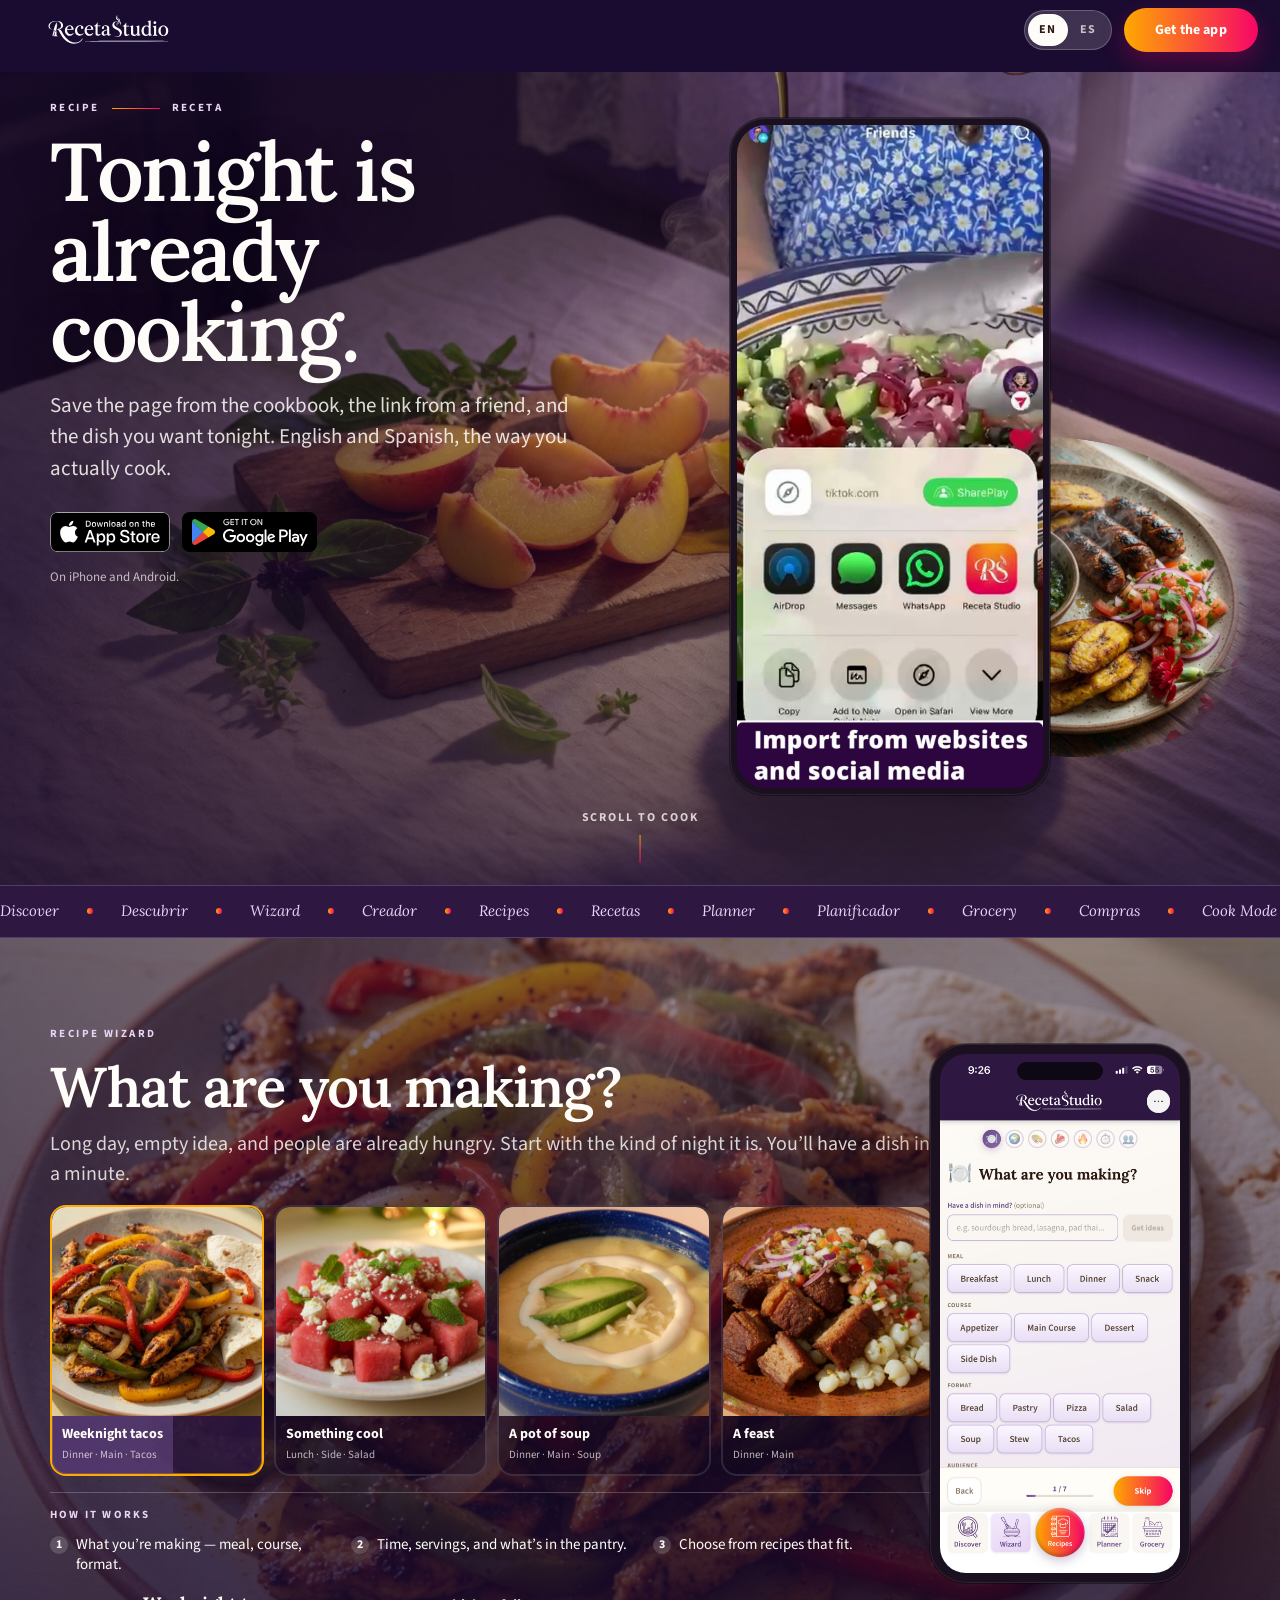
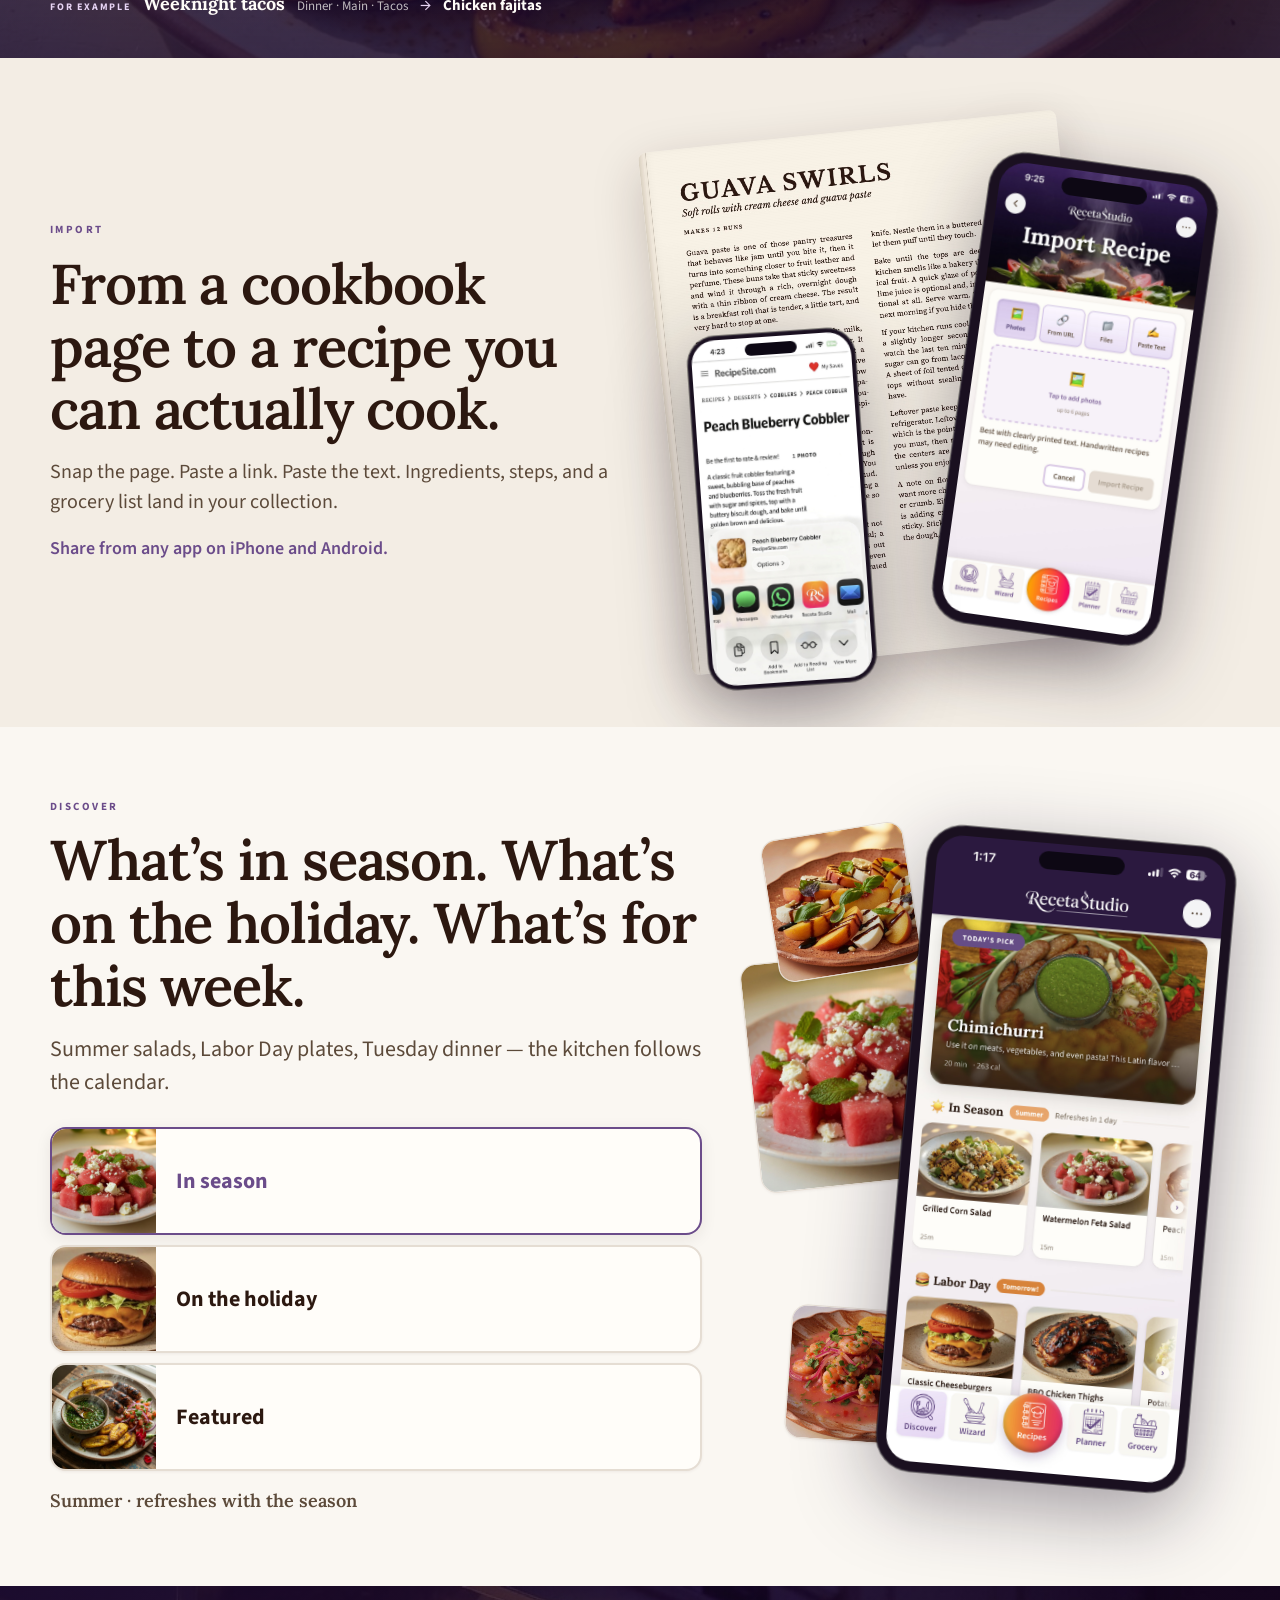
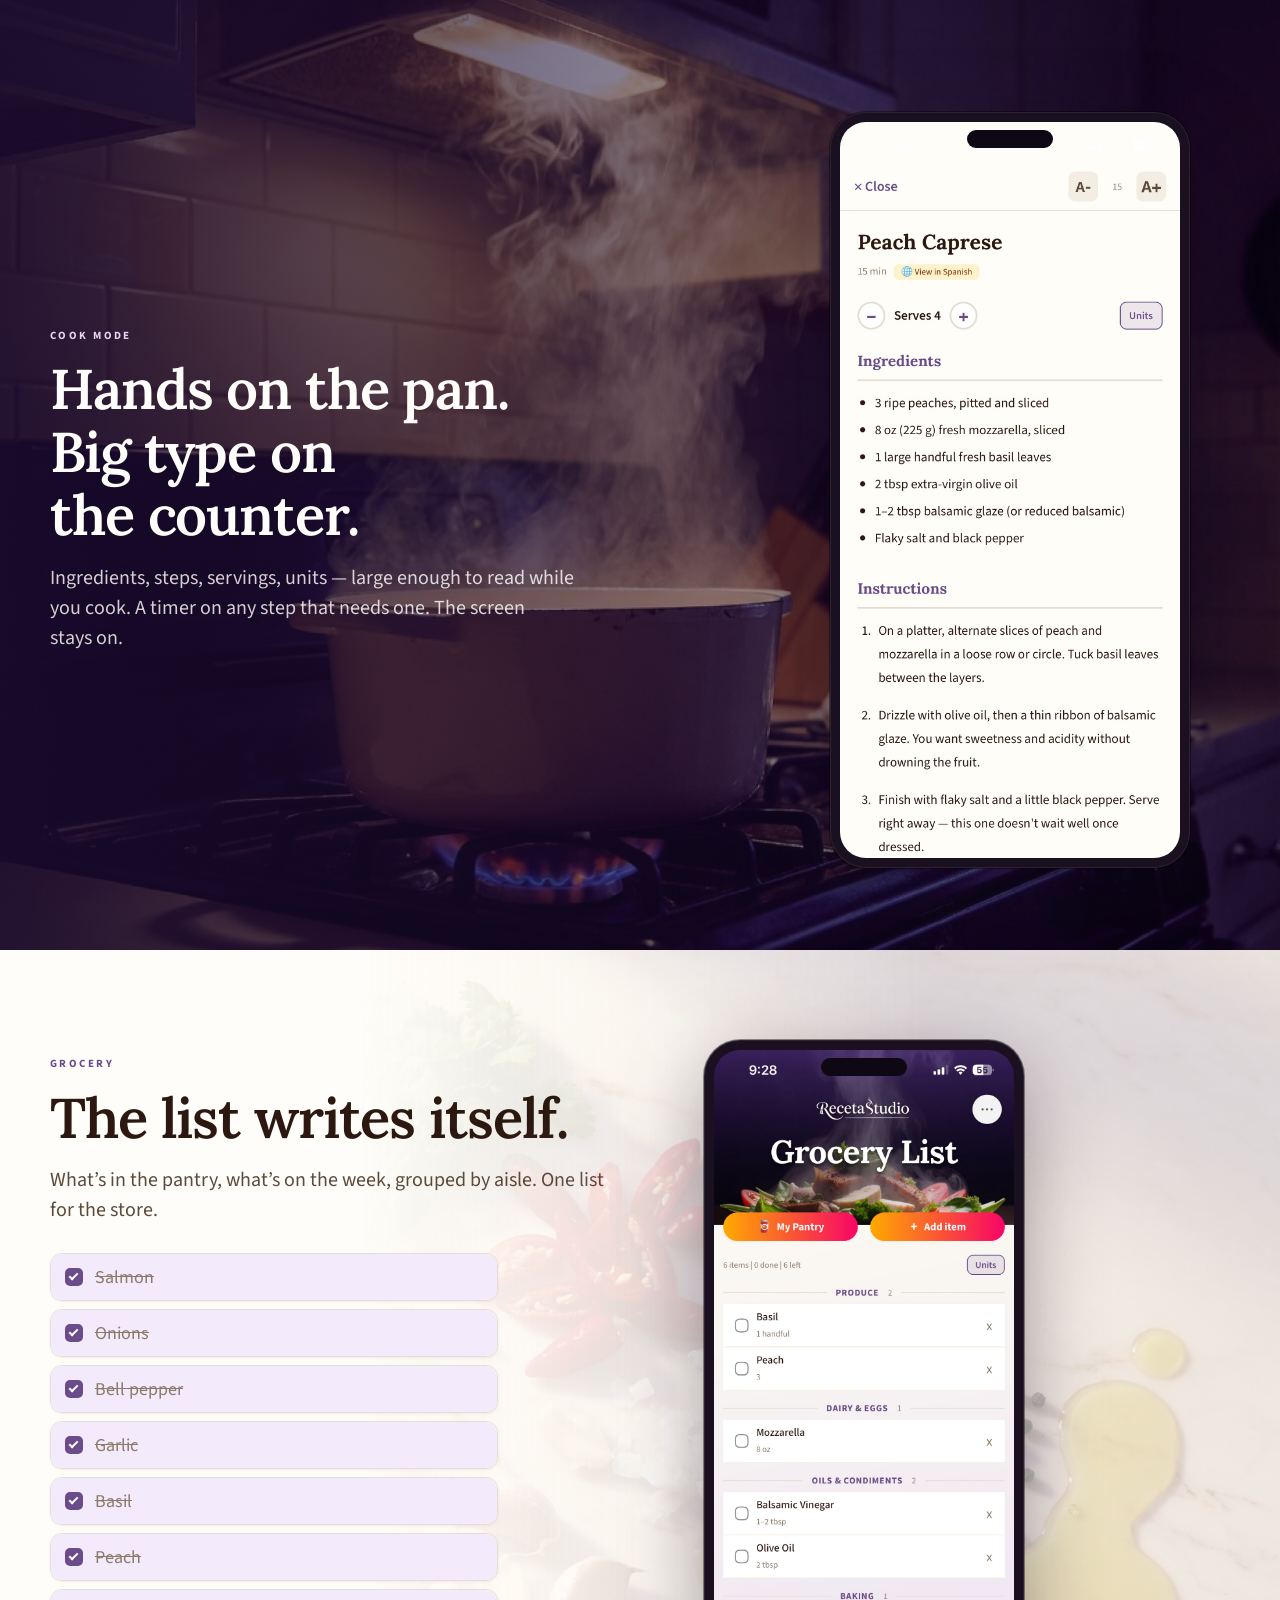
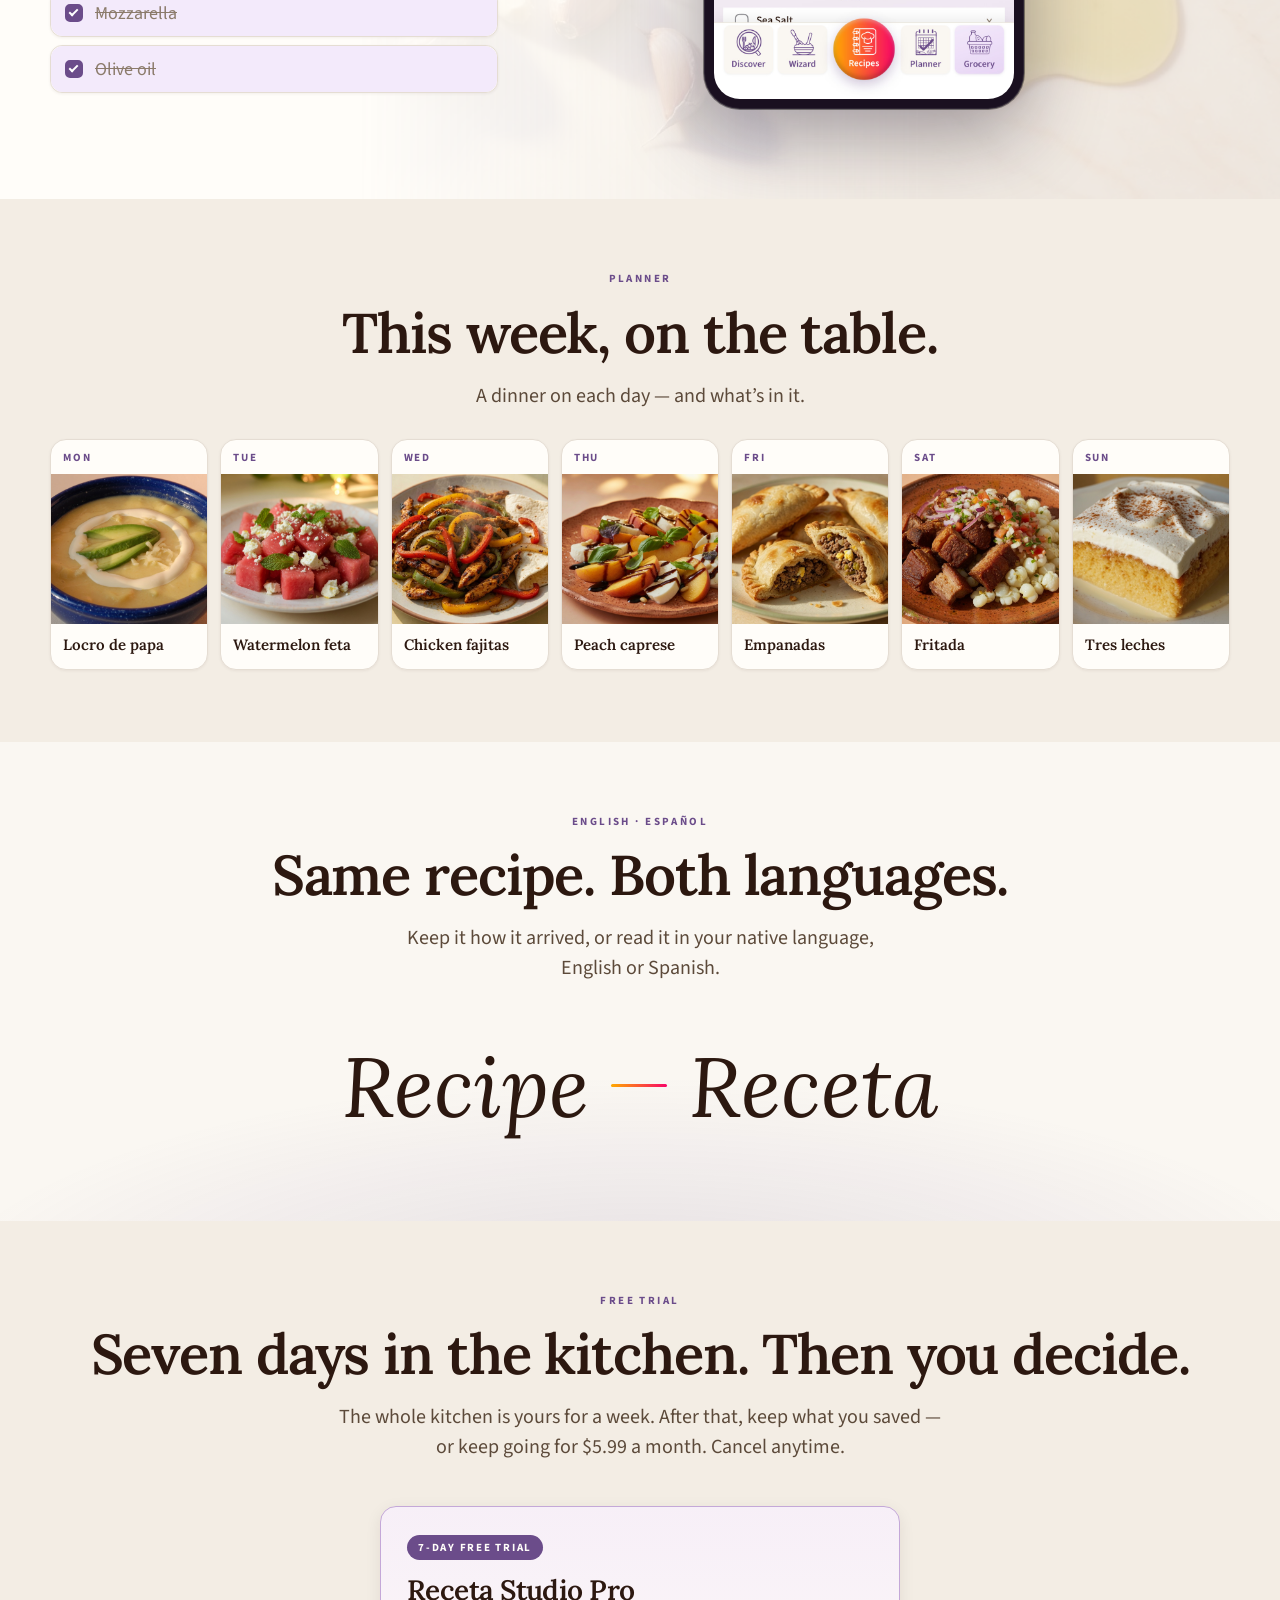
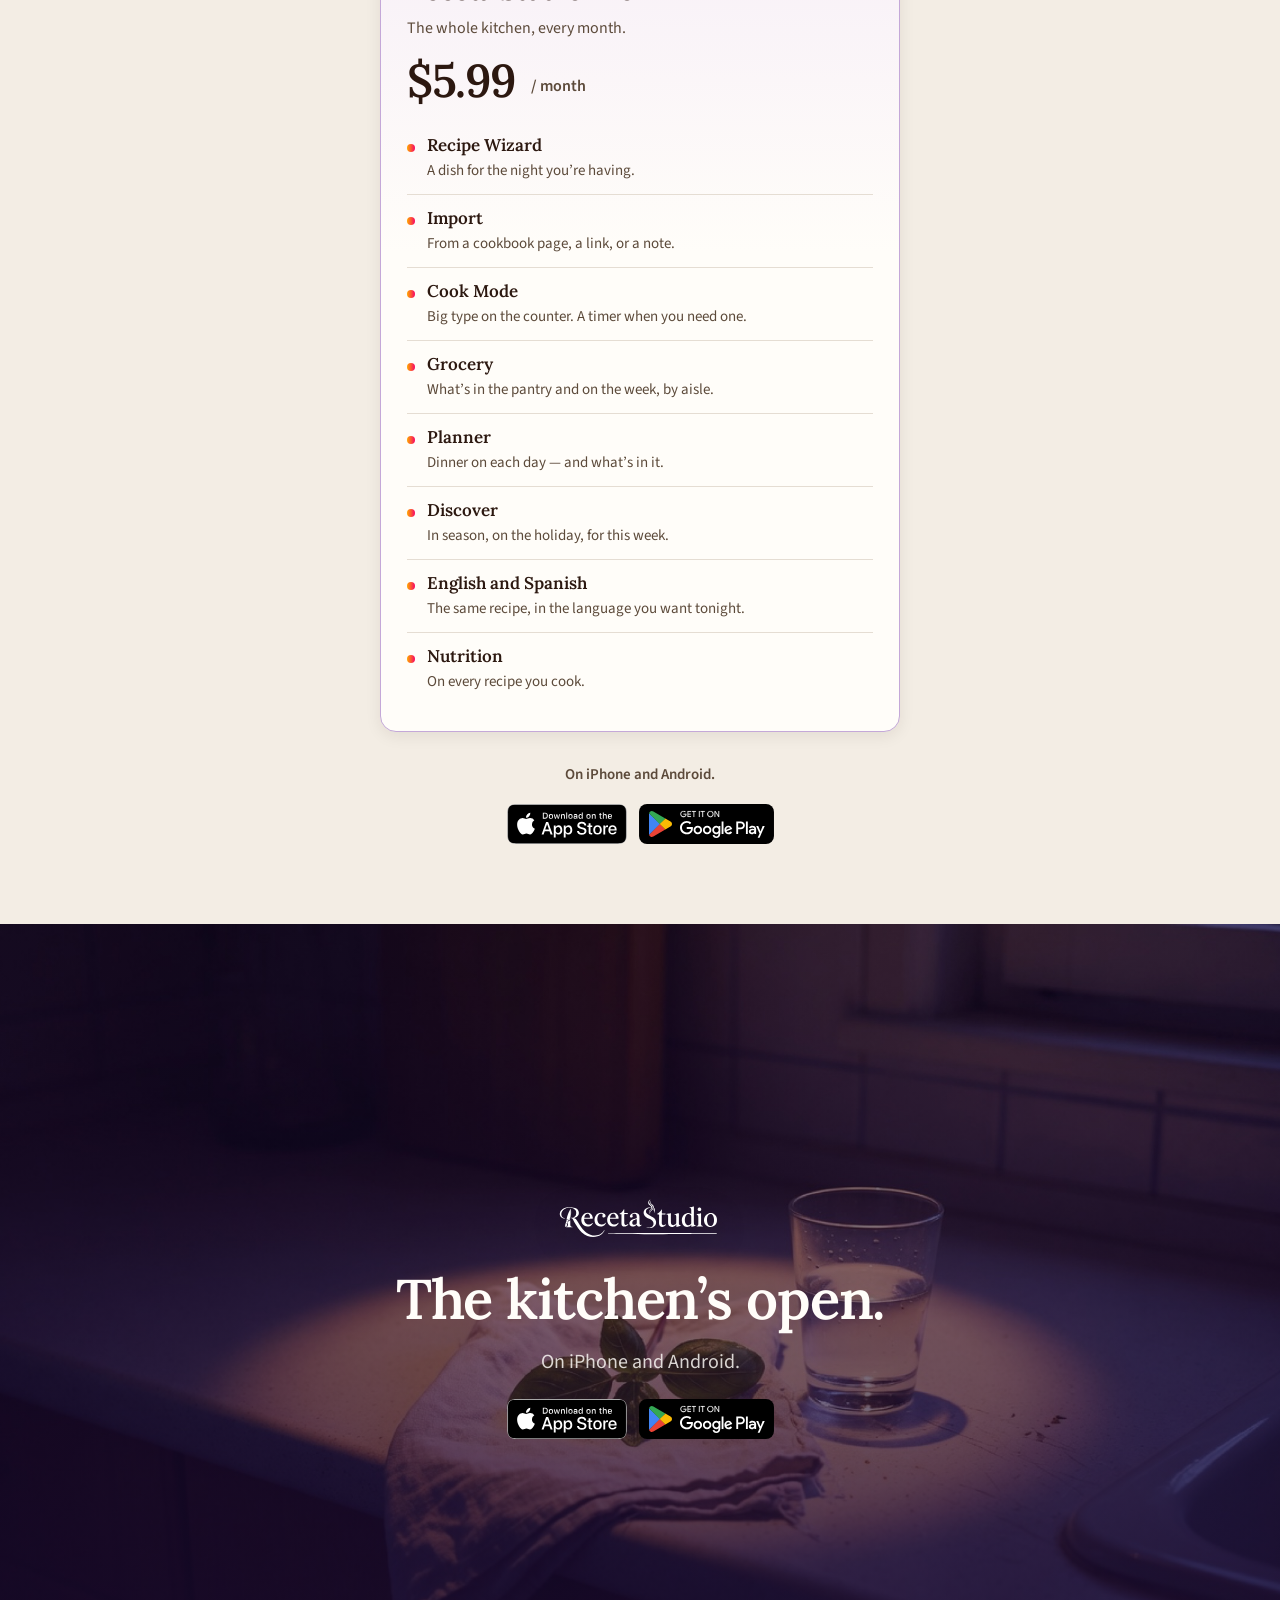
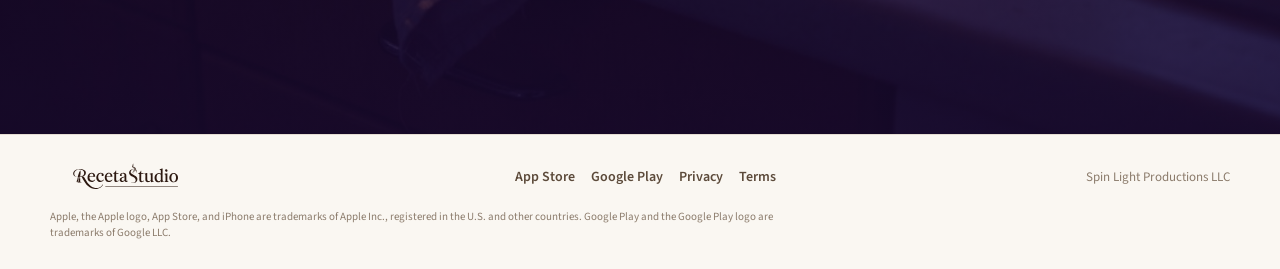
<file: index.html>
<!DOCTYPE html>
<html lang="en-US">
<head>
  <meta charset="utf-8" />
  <meta name="viewport" content="width=device-width, initial-scale=1, viewport-fit=cover" />
  <base href="/" />
  <title>Receta Studio — Recipe, meet Receta</title>
  <meta name="description" content="Save the page from the cookbook, the link from a friend, and the dish you want tonight. Receta Studio is a bilingual kitchen for English and Spanish home cooks — now on the App Store and Google Play." />
  <meta name="theme-color" content="#1a0b30" />
  <meta name="apple-mobile-web-app-status-bar-style" content="black" />
  <meta name="color-scheme" content="dark" />
  <link rel="canonical" href="https://recetastudio.com/" />
  <link rel="alternate" hreflang="en-US" href="https://recetastudio.com/" />
  <link rel="alternate" hreflang="en" href="https://recetastudio.com/" />
  <link rel="alternate" hreflang="es-419" href="https://recetastudio.com/es/" />
  <link rel="alternate" hreflang="es" href="https://recetastudio.com/es/" />
  <link rel="alternate" hreflang="x-default" href="https://recetastudio.com/" />
  <link rel="preload" as="image" href="/assets/atmosphere/hero-dusk.jpg" media="(min-width: 721px)" />
  <link rel="preload" as="image" href="/assets/atmosphere/hero-steam.jpg" media="(max-width: 720px)" />

  <meta property="og:type" content="website" />
  <meta property="og:site_name" content="Receta Studio" />
  <meta property="og:locale" content="en_US" />
  <meta property="og:locale:alternate" content="es_419" />
  <meta property="og:title" content="Receta Studio — Recipe, meet Receta" />
  <meta property="og:description" content="Two languages. One kitchen. Now on the App Store and Google Play." />
  <meta property="og:image" content="https://recetastudio.com/assets/brand/og-card.jpg" />
  <meta property="og:image:width" content="1200" />
  <meta property="og:image:height" content="630" />
  <meta property="og:image:alt" content="A plate of chimichurri, plantains, and grilled sausage." />
  <meta property="og:url" content="https://recetastudio.com/" />
  <meta name="twitter:card" content="summary_large_image" />
  <meta name="twitter:title" content="Receta Studio — Recipe, meet Receta" />
  <meta name="twitter:description" content="Two languages. One kitchen. Now on the App Store and Google Play." />
  <meta name="twitter:image" content="https://recetastudio.com/assets/brand/og-card.jpg" />
  <meta name="twitter:image:alt" content="A plate of chimichurri, plantains, and grilled sausage." />

  <script type="application/ld+json" id="schema">
  {"@context":"https://schema.org","@graph":[{"@type":"Organization","@id":"https://recetastudio.com/#org","name":"Spin Light Productions LLC","url":"https://recetastudio.com/","logo":"https://recetastudio.com/assets/brand/icon.png"},{"@type":"WebSite","@id":"https://recetastudio.com/#website","url":"https://recetastudio.com/","name":"Receta Studio","inLanguage":["en-US","es-419"],"publisher":{"@id":"https://recetastudio.com/#org"}},{"@type":"SoftwareApplication","@id":"https://recetastudio.com/#app","name":"Receta Studio","applicationCategory":"LifestyleApplication","operatingSystem":"iOS, Android","url":"https://recetastudio.com/","image":"https://recetastudio.com/assets/brand/og-card.jpg","description":"Save the page from the cookbook, the link from a friend, and the dish you want tonight. Receta Studio is a bilingual kitchen for English and Spanish home cooks — now on the App Store and Google Play.","inLanguage":["en-US","es-419"],"offers":{"@type":"Offer","price":"5.99","priceCurrency":"USD"},"author":{"@id":"https://recetastudio.com/#org"},"downloadUrl":["https://apps.apple.com/app/receta-studio/id6775508328","https://play.google.com/store/apps/details?id=com.spinlightproductions.recetastudio"],"sameAs":["https://apps.apple.com/app/receta-studio/id6775508328","https://play.google.com/store/apps/details?id=com.spinlightproductions.recetastudio"]}]}
  </script>

  <link rel="icon" type="image/png" sizes="32x32" href="/assets/brand/favicon-32.png" />
  <link rel="icon" type="image/png" sizes="16x16" href="/assets/brand/favicon-16.png" />
  <link rel="apple-touch-icon" href="/assets/brand/apple-touch-icon.png" />

  <link rel="preconnect" href="https://fonts.googleapis.com" />
  <link rel="preconnect" href="https://fonts.gstatic.com" crossorigin />
  <link href="https://fonts.googleapis.com/css2?family=Lora:ital,wght@0,500;0,600;0,700;1,500;1,600&family=Source+Sans+3:ital,wght@0,400;0,500;0,600;0,700;1,400&display=swap" rel="stylesheet" />
  <link rel="stylesheet" href="/css/site.css?v=20260906k" />
</head>
<body class="is-loading">
  <div class="loader" id="loader" aria-hidden="true">
    <img src="./assets/brand/icon.png" alt="" width="88" height="88" />
    <p>Receta Studio</p>
  </div>

  <a class="skip" href="#main">Skip to content</a>

  <header class="nav" id="nav">
    <a class="nav-brand" href="#top" aria-label="Receta Studio">
      <img class="nav-logo nav-logo-light" src="./assets/brand/logo-white.svg" alt="Receta Studio" />
      <img class="nav-logo nav-logo-ink" src="./assets/brand/logo-ink.svg" alt="" />
    </a>
    <div class="nav-end">
      <button type="button" class="lang" aria-label="English. Switch to Spanish.">
        <span class="lang-btn is-on" data-lang="en" aria-hidden="true">EN</span>
        <span class="lang-btn" data-lang="es" aria-hidden="true">ES</span>
      </button>
      <a class="btn btn-cta nav-cta" href="#open">
        <span class="nav-cta-slot">
          <span class="nav-cta-sizer" data-nav-sizer="en" aria-hidden="true">Get the app</span>
          <span class="nav-cta-sizer" data-nav-sizer="es" aria-hidden="true">Consigue la app</span>
          <span class="nav-cta-live" data-i18n="nav.open">Get the app</span>
        </span>
      </a>
    </div>
  </header>

  <main id="main">
    <section class="hero" id="top">
      <div class="hero-media" aria-hidden="true">
        <picture>
          <source media="(max-width: 720px)" srcset="./assets/atmosphere/hero-steam.jpg" />
          <img src="./assets/atmosphere/hero-dusk.jpg" alt="" fetchpriority="high" />
        </picture>
        <div class="hero-shade"></div>
        <canvas class="hero-steam" id="steam"></canvas>
      </div>

      <div class="hero-grid">
        <div class="hero-copy">
          <p class="kicker hero-kicker">
            <span>Recipe</span>
            <span class="kicker-rule" aria-hidden="true"></span>
            <span>Receta</span>
          </p>
          <h1 class="hero-title" data-i18n="hero.title">Tonight is already cooking.</h1>
          <p class="hero-lede" data-i18n="hero.lede">Save the page from the cookbook, the link from a friend, and the dish you want tonight. English and Spanish, the way you actually cook.</p>
          <div class="hero-actions">
            <div class="store-row" data-store-row>
              <a class="store-badge store-badge-apple" href="https://apps.apple.com/app/receta-studio/id6775508328" rel="noopener noreferrer" draggable="false">
                <img data-store="apple" src="./assets/brand/badge-app-store-en.svg" width="120" height="40" alt="Download on the App Store" draggable="false" />
              </a>
              <a class="store-badge store-badge-play" href="https://play.google.com/store/apps/details?id=com.spinlightproductions.recetastudio" rel="noopener noreferrer" draggable="false">
                <img data-store="play" src="./assets/brand/badge-google-play-en.svg" width="135" height="40" alt="Get it on Google Play" draggable="false" />
              </a>
            </div>
            <p class="hero-note" data-i18n="hero.note">On iPhone and Android.</p>
          </div>
        </div>

        <div class="hero-stage">
          <img class="hero-plate" src="./assets/atmosphere/chimichurri.jpg" alt="" />
          <figure class="device device-hero">
            <div class="device-bezel">
              <span class="device-island"></span>
              <img class="hero-loop-still" src="./assets/screens/hero-loop.jpg" alt="" />
              <video
                class="hero-loop"
                src="./assets/screens/hero-loop.mp4"
                poster="./assets/screens/hero-loop.jpg"
                autoplay
                muted
                loop
                playsinline
                webkit-playsinline
                preload="auto"
                aria-label="Receta Studio: import a recipe, cook it, and shop."
              ></video>
            </div>
          </figure>
        </div>
      </div>

      <a class="scroll-cue" href="#hook" data-i18n="hero.scroll">Scroll to cook</a>
    </section>

    <div class="tape" aria-hidden="true">
      <div class="tape-track">
        <span>Discover</span><i></i>
        <span>Descubrir</span><i></i>
        <span>Wizard</span><i></i>
        <span>Creador</span><i></i>
        <span>Recipes</span><i></i>
        <span>Recetas</span><i></i>
        <span>Planner</span><i></i>
        <span>Planificador</span><i></i>
        <span>Grocery</span><i></i>
        <span>Compras</span><i></i>
        <span>Cook Mode</span><i></i>
        <span>Modo cocina</span><i></i>
        <span>Import</span><i></i>
        <span>Importar</span><i></i>
        <span>Discover</span><i></i>
        <span>Descubrir</span><i></i>
        <span>Wizard</span><i></i>
        <span>Creador</span><i></i>
        <span>Recipes</span><i></i>
        <span>Recetas</span><i></i>
        <span>Planner</span><i></i>
        <span>Planificador</span><i></i>
        <span>Grocery</span><i></i>
        <span>Compras</span><i></i>
        <span>Cook Mode</span><i></i>
        <span>Modo cocina</span><i></i>
        <span>Import</span><i></i>
        <span>Importar</span><i></i>
      </div>
    </div>

    <section class="hook" id="hook">
      <div class="hook-bg" id="hookBg">
        <img src="./assets/food/fajitas.jpg" alt="" id="hookImg" />
        <div class="hook-bg-shade"></div>
      </div>
      <div class="wrap hook-inner hook-layout">
        <div class="hook-copy">
          <p class="kicker kicker-on-dark" data-i18n="hook.kicker">Recipe Wizard</p>
          <h2 class="display display-on-dark" data-i18n="hook.title">What are you making?</h2>
          <p class="lede lede-on-dark" data-i18n="hook.hint">Long day, empty idea, and people are already hungry. Start with the kind of night it is. You’ll have a dish in a&nbsp;minute.</p>
        </div>

        <figure class="device device-wizard">
          <div class="device-bezel">
            <span class="device-island"></span>
            <img data-screen="wizard" src="./assets/screens/wizard.jpg" alt="Recipe Wizard: What are you making? Meal, course, and format chips." />
          </div>
        </figure>

        <div class="moods" role="list">
          <button class="mood is-on" type="button" role="listitem" data-dish="tacos" aria-pressed="true">
            <span class="mood-photo"><img src="./assets/food/fajitas.jpg" alt="" /></span>
            <span class="mood-copy">
              <strong data-i18n="dish.tacos.label">Weeknight tacos</strong>
              <em data-i18n="dish.tacos.meta">Dinner · Main · Tacos</em>
            </span>
          </button>
          <button class="mood" type="button" role="listitem" data-dish="cool" aria-pressed="false">
            <span class="mood-photo"><img src="./assets/food/watermelon.jpg" alt="" /></span>
            <span class="mood-copy">
              <strong data-i18n="dish.cool.label">Something cool</strong>
              <em data-i18n="dish.cool.meta">Lunch · Side · Salad</em>
            </span>
          </button>
          <button class="mood" type="button" role="listitem" data-dish="soup" aria-pressed="false">
            <span class="mood-photo"><img src="./assets/food/locro.jpg" alt="" /></span>
            <span class="mood-copy">
              <strong data-i18n="dish.soup.label">A pot of soup</strong>
              <em data-i18n="dish.soup.meta">Dinner · Main · Soup</em>
            </span>
          </button>
          <button class="mood" type="button" role="listitem" data-dish="feast" aria-pressed="false">
            <span class="mood-photo"><img src="./assets/food/fritada.jpg" alt="" /></span>
            <span class="mood-copy">
              <strong data-i18n="dish.feast.label">A feast</strong>
              <em data-i18n="dish.feast.meta">Dinner · Main</em>
            </span>
          </button>
        </div>

        <aside class="hook-bar" id="hookCard">
          <p class="hook-card-kicker" data-i18n="hook.cardKicker">How it works</p>
          <ol class="hook-steps">
            <li data-i18n="hook.step1">What you’re making — meal, course, format.</li>
            <li data-i18n="hook.step2">Time, servings, and what’s in the pantry.</li>
            <li data-i18n="hook.step3">Choose from recipes that fit.</li>
          </ol>
          <p class="hook-example">
            <span class="hook-example-kicker" data-i18n="hook.exampleKicker">For example</span>
            <strong id="hookExampleLabel">Weeknight tacos</strong>
            <span id="hookExampleMeta">Dinner · Main · Tacos</span>
            <span class="hook-example-arrow" aria-hidden="true">→</span>
            <span id="hookExampleResult">Chicken fajitas</span>
          </p>
        </aside>
      </div>
    </section>

    <section class="chapter import" id="import">
      <div class="wrap chapter-grid">
        <div class="chapter-copy">
          <p class="kicker" data-i18n="import.kicker">Import</p>
          <h2 class="display" data-i18n="import.title">From a cookbook page to a recipe you can actually&nbsp;cook.</h2>
          <p class="lede" data-i18n="import.body">Snap the page. Paste a link. Paste the text. Ingredients, steps, and a grocery&nbsp;list land in your&nbsp;collection.</p>
          <p class="aside-line" data-i18n="import.share">Share from any app on iPhone and Android.</p>
        </div>
        <div class="import-stage">
          <figure class="book">
            <img src="./assets/cookbook/page.jpg" alt="A cookbook page for Guava Swirls, original recipe copy." />
          </figure>
          <figure class="device device-import">
            <div class="device-bezel">
              <span class="device-island"></span>
              <img data-screen="import" src="./assets/screens/import.jpg" alt="Import Recipe: Photos, From URL, Files, or Paste Text." />
            </div>
          </figure>
          <figure class="device device-share">
            <div class="device-bezel">
              <span class="device-island"></span>
              <img src="./assets/screens/share.jpg" alt="Share to Receta Studio from a recipe site on iPhone and Android." />
            </div>
          </figure>
        </div>
      </div>
    </section>

    <section class="chapter discover" id="discover">
      <div class="wrap discover-grid">
        <div class="chapter-copy">
          <p class="kicker" data-i18n="discover.kicker">Discover</p>
          <h2 class="display" data-i18n="discover.title">What’s in season. What’s on the holiday. What’s for this&nbsp;week.</h2>
          <p class="lede" data-i18n="discover.body">Summer salads, Labor Day plates, Tuesday&nbsp;dinner — the kitchen follows the&nbsp;calendar.</p>
          <div class="lenses" role="list">
            <button class="lens is-on" type="button" role="listitem" data-band="season" aria-pressed="true">
              <span class="lens-photo"><img src="./assets/food/watermelon.jpg" alt="" /></span>
              <strong data-i18n="discover.lens.season">In season</strong>
            </button>
            <button class="lens" type="button" role="listitem" data-band="holiday" aria-pressed="false">
              <span class="lens-photo"><img src="./assets/food/cheeseburger.jpg" alt="" /></span>
              <strong data-i18n="discover.lens.holiday">On the holiday</strong>
            </button>
            <button class="lens" type="button" role="listitem" data-band="featured" aria-pressed="false">
              <span class="lens-photo"><img src="./assets/atmosphere/chimichurri.jpg" alt="" /></span>
              <strong data-i18n="discover.lens.featured">Featured</strong>
            </button>
          </div>
          <p class="discover-live" id="discoverLive" data-i18n="discover.live.season" aria-live="polite">Summer · refreshes with the season</p>
        </div>
        <div class="discover-stage" data-band="season">
          <div class="rail" tabindex="0" aria-label="Dishes from Discover">
            <figure class="rail-card plate-1" data-band="season">
              <img src="./assets/food/watermelon.jpg" alt="Watermelon feta salad" />
              <figcaption>Watermelon feta</figcaption>
            </figure>
            <figure class="rail-card plate-2" data-band="season">
              <img src="./assets/food/peach-caprese.jpg" alt="Peach caprese" />
              <figcaption>Peach caprese</figcaption>
            </figure>
            <figure class="rail-card plate-3" data-band="season">
              <img src="./assets/food/ceviche.jpg" alt="Shrimp ceviche" />
              <figcaption>Ceviche de camarón</figcaption>
            </figure>
            <figure class="rail-card plate-1" data-band="holiday">
              <img src="./assets/food/cheeseburger.jpg" alt="Classic cheeseburger" />
              <figcaption>Cheeseburgers</figcaption>
            </figure>
            <figure class="rail-card plate-2" data-band="holiday">
              <img src="./assets/food/bbq-chicken.jpg" alt="BBQ chicken thighs" />
              <figcaption>BBQ chicken</figcaption>
            </figure>
            <figure class="rail-card plate-3" data-band="holiday">
              <img src="./assets/food/potato-salad.jpg" alt="Potato salad" />
              <figcaption>Potato salad</figcaption>
            </figure>
            <figure class="rail-card plate-1" data-band="featured">
              <img src="./assets/atmosphere/chimichurri.jpg" alt="Chimichurri plate" />
              <figcaption>Chimichurri</figcaption>
            </figure>
            <figure class="rail-card plate-2" data-band="featured">
              <img src="./assets/food/chiles-rellenos.jpg" alt="Chiles rellenos" />
              <figcaption>Chiles rellenos</figcaption>
            </figure>
            <figure class="rail-card plate-3" data-band="featured">
              <img src="./assets/food/tres-leches.jpg" alt="Tres leches cake" />
              <figcaption>Tres leches</figcaption>
            </figure>
          </div>
          <figure class="device device-discover">
            <div class="device-bezel">
              <span class="device-island"></span>
              <img data-screen="discover" src="./assets/screens/discover.jpg?v=20260906g" alt="Discover: Chimichurri, In Season, and Labor Day." />
            </div>
          </figure>
        </div>
      </div>
    </section>

    <section class="chapter cook" id="cook">
      <div class="cook-media" aria-hidden="true">
        <img src="./assets/atmosphere/steam-pot.jpg" alt="" />
        <div class="cook-shade"></div>
      </div>
      <div class="wrap cook-grid">
        <div class="chapter-copy">
          <p class="kicker kicker-on-dark" data-i18n="cook.kicker">Cook Mode</p>
          <h2 class="display display-on-dark" data-i18n="cook.title">Hands on the pan. Big type on the&nbsp;counter.</h2>
          <p class="lede lede-on-dark" data-i18n="cook.body">Ingredients, steps, servings, units — large enough to read while you cook. A timer on any step that needs one. The screen stays&nbsp;on.</p>
        </div>
        <figure class="device">
          <div class="device-bezel">
            <span class="device-island"></span>
            <img data-screen="cook" src="./assets/screens/cook.jpg" alt="Cook Mode for Peach Caprese: bigger type, servings, units, ingredients, and steps." />
          </div>
        </figure>
      </div>
    </section>

    <section class="chapter grocery" id="grocery">
      <div class="grocery-media" aria-hidden="true">
        <img src="./assets/atmosphere/ingredients.jpg" alt="" />
      </div>
      <div class="wrap chapter-grid grocery-grid">
        <div class="chapter-copy">
          <p class="kicker" data-i18n="grocery.kicker">Grocery</p>
          <h2 class="display" data-i18n="grocery.title">The list writes&nbsp;itself.</h2>
          <p class="lede" data-i18n="grocery.body">What’s in the pantry, what’s on the week, grouped by aisle. One list for the&nbsp;store.</p>
          <ul class="glist" id="glist">
            <li><i></i><span data-i18n="g.salmon">Salmon</span></li>
            <li><i></i><span data-i18n="g.onion">Onions</span></li>
            <li><i></i><span data-i18n="g.pepper">Bell pepper</span></li>
            <li><i></i><span data-i18n="g.garlic">Garlic</span></li>
            <li><i></i><span data-i18n="g.basil">Basil</span></li>
            <li><i></i><span data-i18n="g.peach">Peach</span></li>
            <li><i></i><span data-i18n="g.mozz">Mozzarella</span></li>
            <li><i></i><span data-i18n="g.oil">Olive oil</span></li>
          </ul>
        </div>
        <figure class="device">
          <div class="device-bezel">
            <span class="device-island"></span>
            <img data-screen="grocery" src="./assets/screens/grocery.jpg" alt="Grocery list with pantry items and shopping list." />
          </div>
        </figure>
      </div>
    </section>

    <section class="chapter plan" id="plan">
      <div class="wrap">
        <div class="chapter-copy chapter-copy-center">
          <p class="kicker" data-i18n="plan.kicker">Planner</p>
          <h2 class="display" data-i18n="plan.title">This week, on the&nbsp;table.</h2>
          <p class="lede" data-i18n="plan.body">A dinner on each&nbsp;day — and what’s in&nbsp;it.</p>
        </div>
        <div class="week" role="list">
          <article class="day" role="listitem">
            <h3 data-i18n="day.mon">Mon</h3>
            <div class="day-photo">
              <img src="./assets/food/locro.jpg" alt="" draggable="false" />
            </div>
            <p>Locro de papa</p>
          </article>
          <article class="day" role="listitem">
            <h3 data-i18n="day.tue">Tue</h3>
            <div class="day-photo">
              <img src="./assets/food/watermelon.jpg" alt="" draggable="false" />
            </div>
            <p>Watermelon feta</p>
          </article>
          <article class="day" role="listitem">
            <h3 data-i18n="day.wed">Wed</h3>
            <div class="day-photo">
              <img src="./assets/food/fajitas.jpg" alt="" draggable="false" />
            </div>
            <p>Chicken fajitas</p>
          </article>
          <article class="day" role="listitem">
            <h3 data-i18n="day.thu">Thu</h3>
            <div class="day-photo">
              <img src="./assets/food/peach-caprese.jpg" alt="" draggable="false" />
            </div>
            <p>Peach caprese</p>
          </article>
          <article class="day" role="listitem">
            <h3 data-i18n="day.fri">Fri</h3>
            <div class="day-photo">
              <img src="./assets/food/empanadas.jpg" alt="" draggable="false" />
            </div>
            <p>Empanadas</p>
          </article>
          <article class="day" role="listitem">
            <h3 data-i18n="day.sat">Sat</h3>
            <div class="day-photo">
              <img src="./assets/food/fritada.jpg" alt="" draggable="false" />
            </div>
            <p>Fritada</p>
          </article>
          <article class="day" role="listitem">
            <h3 data-i18n="day.sun">Sun</h3>
            <div class="day-photo">
              <img src="./assets/food/tres-leches.jpg" alt="" draggable="false" />
            </div>
            <p>Tres leches</p>
          </article>
        </div>
      </div>
    </section>

    <section class="bilingual" id="languages">
      <div class="wrap bilingual-grid">
        <p class="kicker" data-i18n="lang.kicker">English · Español</p>
        <h2 class="display" data-i18n="lang.title">Same&nbsp;recipe. Both&nbsp;languages.</h2>
        <p class="lede" data-i18n="lang.body">Keep it how it arrived, or read it in your native&nbsp;language, English&nbsp;or&nbsp;Spanish.</p>
        <div class="lang-pair" aria-hidden="true">
          <span>Recipe</span>
          <span class="lang-pair-rule"></span>
          <span>Receta</span>
        </div>
      </div>
    </section>

    <section class="pricing" id="pricing">
      <div class="wrap pricing-inner">
        <p class="kicker" data-i18n="price.kicker">Free Trial</p>
        <h2 class="display" data-i18n="price.title">Seven days in the&nbsp;kitchen. Then you&nbsp;decide.</h2>
        <p class="lede" data-i18n="price.body">The whole kitchen is yours for a week. After that, keep what you saved — or keep going for $5.99 a month. Cancel anytime.</p>

        <div class="price-cols">
          <article class="price-card is-pro">
            <p class="price-badge" data-i18n="price.badge">7-Day Free Trial</p>
            <h3 data-i18n="price.pro.title">Receta Studio Pro</h3>
            <p class="price-card-lede" data-i18n="price.pro.body">The whole kitchen, every month.</p>
            <p class="price-amt">$5.99 <span data-i18n="price.per">/ month</span></p>
            <ul class="price-list price-list-pro">
              <li>
                <strong data-i18n="price.feat.wizard.name">Recipe Wizard</strong>
                <span data-i18n="price.feat.wizard.body">A dish for the night you’re having.</span>
              </li>
              <li>
                <strong data-i18n="price.feat.import.name">Import</strong>
                <span data-i18n="price.feat.import.body">From a cookbook page, a link, or a note.</span>
              </li>
              <li>
                <strong data-i18n="price.feat.cook.name">Cook Mode</strong>
                <span data-i18n="price.feat.cook.body">Big type on the counter. A timer when you need one.</span>
              </li>
              <li>
                <strong data-i18n="price.feat.grocery.name">Grocery</strong>
                <span data-i18n="price.feat.grocery.body">What’s in the pantry and on the week, by aisle.</span>
              </li>
              <li>
                <strong data-i18n="price.feat.plan.name">Planner</strong>
                <span data-i18n="price.feat.plan.body">Dinner on each day — and what’s in it.</span>
              </li>
              <li>
                <strong data-i18n="price.feat.discover.name">Discover</strong>
                <span data-i18n="price.feat.discover.body">In season, on the holiday, for this week.</span>
              </li>
              <li>
                <strong data-i18n="price.feat.lang.name">English and Spanish</strong>
                <span data-i18n="price.feat.lang.body">The same recipe, in the language you want tonight.</span>
              </li>
              <li>
                <strong data-i18n="price.feat.nutrition.name">Nutrition</strong>
                <span data-i18n="price.feat.nutrition.body">On every recipe you cook.</span>
              </li>
            </ul>
          </article>
        </div>

        <p class="pricing-note" data-i18n="price.note">On iPhone and Android.</p>
        <div class="store-row store-row-center" data-store-row>
          <a class="store-badge store-badge-apple" href="https://apps.apple.com/app/receta-studio/id6775508328" rel="noopener noreferrer" draggable="false">
            <img data-store="apple" src="./assets/brand/badge-app-store-en.svg" width="120" height="40" alt="Download on the App Store" draggable="false" />
          </a>
          <a class="store-badge store-badge-play" href="https://play.google.com/store/apps/details?id=com.spinlightproductions.recetastudio" rel="noopener noreferrer" draggable="false">
            <img data-store="play" src="./assets/brand/badge-google-play-en.svg" width="135" height="40" alt="Get it on Google Play" draggable="false" />
          </a>
        </div>
      </div>
    </section>

    <section class="close" id="open">
      <div class="close-media" aria-hidden="true">
        <img src="./assets/atmosphere/night-counter.jpg" alt="" />
        <div class="close-shade"></div>
      </div>
      <div class="wrap close-inner">
        <img class="close-logo" src="./assets/brand/logo-white.svg" alt="Receta Studio" />
        <h2 class="display display-on-dark" data-i18n="cta.title">The kitchen’s&nbsp;open.</h2>
        <p class="lede lede-on-dark" data-i18n="cta.body">On iPhone and Android.</p>
        <div class="store-row store-row-center" data-store-row>
          <a class="store-badge store-badge-apple" href="https://apps.apple.com/app/receta-studio/id6775508328" rel="noopener noreferrer" draggable="false">
            <img data-store="apple" src="./assets/brand/badge-app-store-en.svg" width="120" height="40" alt="Download on the App Store" draggable="false" />
          </a>
          <a class="store-badge store-badge-play" href="https://play.google.com/store/apps/details?id=com.spinlightproductions.recetastudio" rel="noopener noreferrer" draggable="false">
            <img data-store="play" src="./assets/brand/badge-google-play-en.svg" width="135" height="40" alt="Get it on Google Play" draggable="false" />
          </a>
        </div>
      </div>
    </section>
  </main>

  <footer class="foot">
    <div class="wrap foot-grid">
      <a class="foot-brand" href="#top">
        <img src="./assets/brand/logo-ink.svg" alt="Receta Studio" />
      </a>
      <nav class="foot-links">
        <a href="https://apps.apple.com/app/receta-studio/id6775508328" rel="noopener noreferrer" data-i18n="foot.apple">App Store</a>
        <a href="https://play.google.com/store/apps/details?id=com.spinlightproductions.recetastudio" rel="noopener noreferrer" data-i18n="foot.play">Google Play</a>
        <a href="https://spinlightproductions.com/privacy.html" rel="noopener noreferrer" data-i18n="foot.privacy">Privacy</a>
        <a href="https://spinlightproductions.com/terms.html" rel="noopener noreferrer" data-i18n="foot.terms">Terms</a>
      </nav>
      <p class="foot-made">Spin Light Productions LLC</p>
      <p class="foot-legal" data-i18n="foot.legal">Apple, the Apple logo, App Store, and iPhone are trademarks of Apple Inc., registered in the U.S. and other countries. Google Play and the Google Play logo are trademarks of Google LLC.</p>
    </div>
  </footer>

  <script src="/js/site.js?v=20260928a"></script>
</body>
</html>
</file>
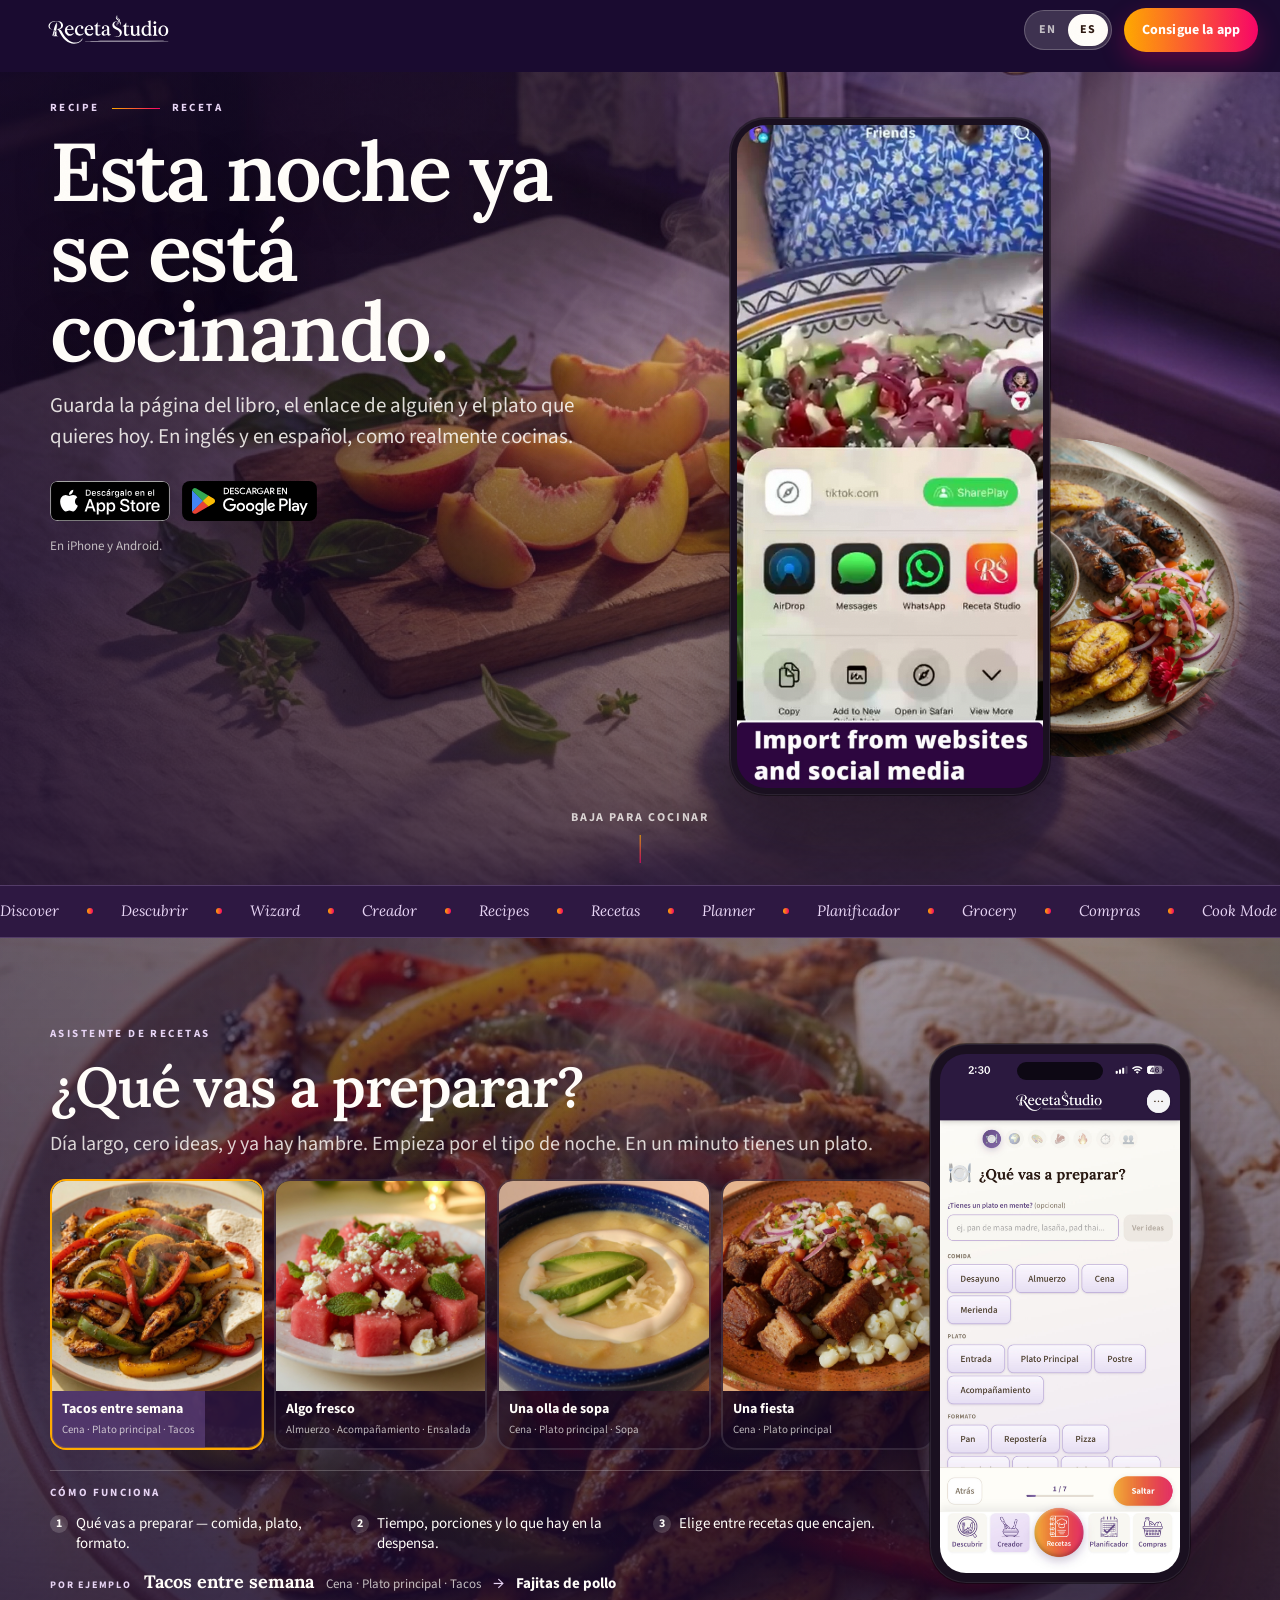
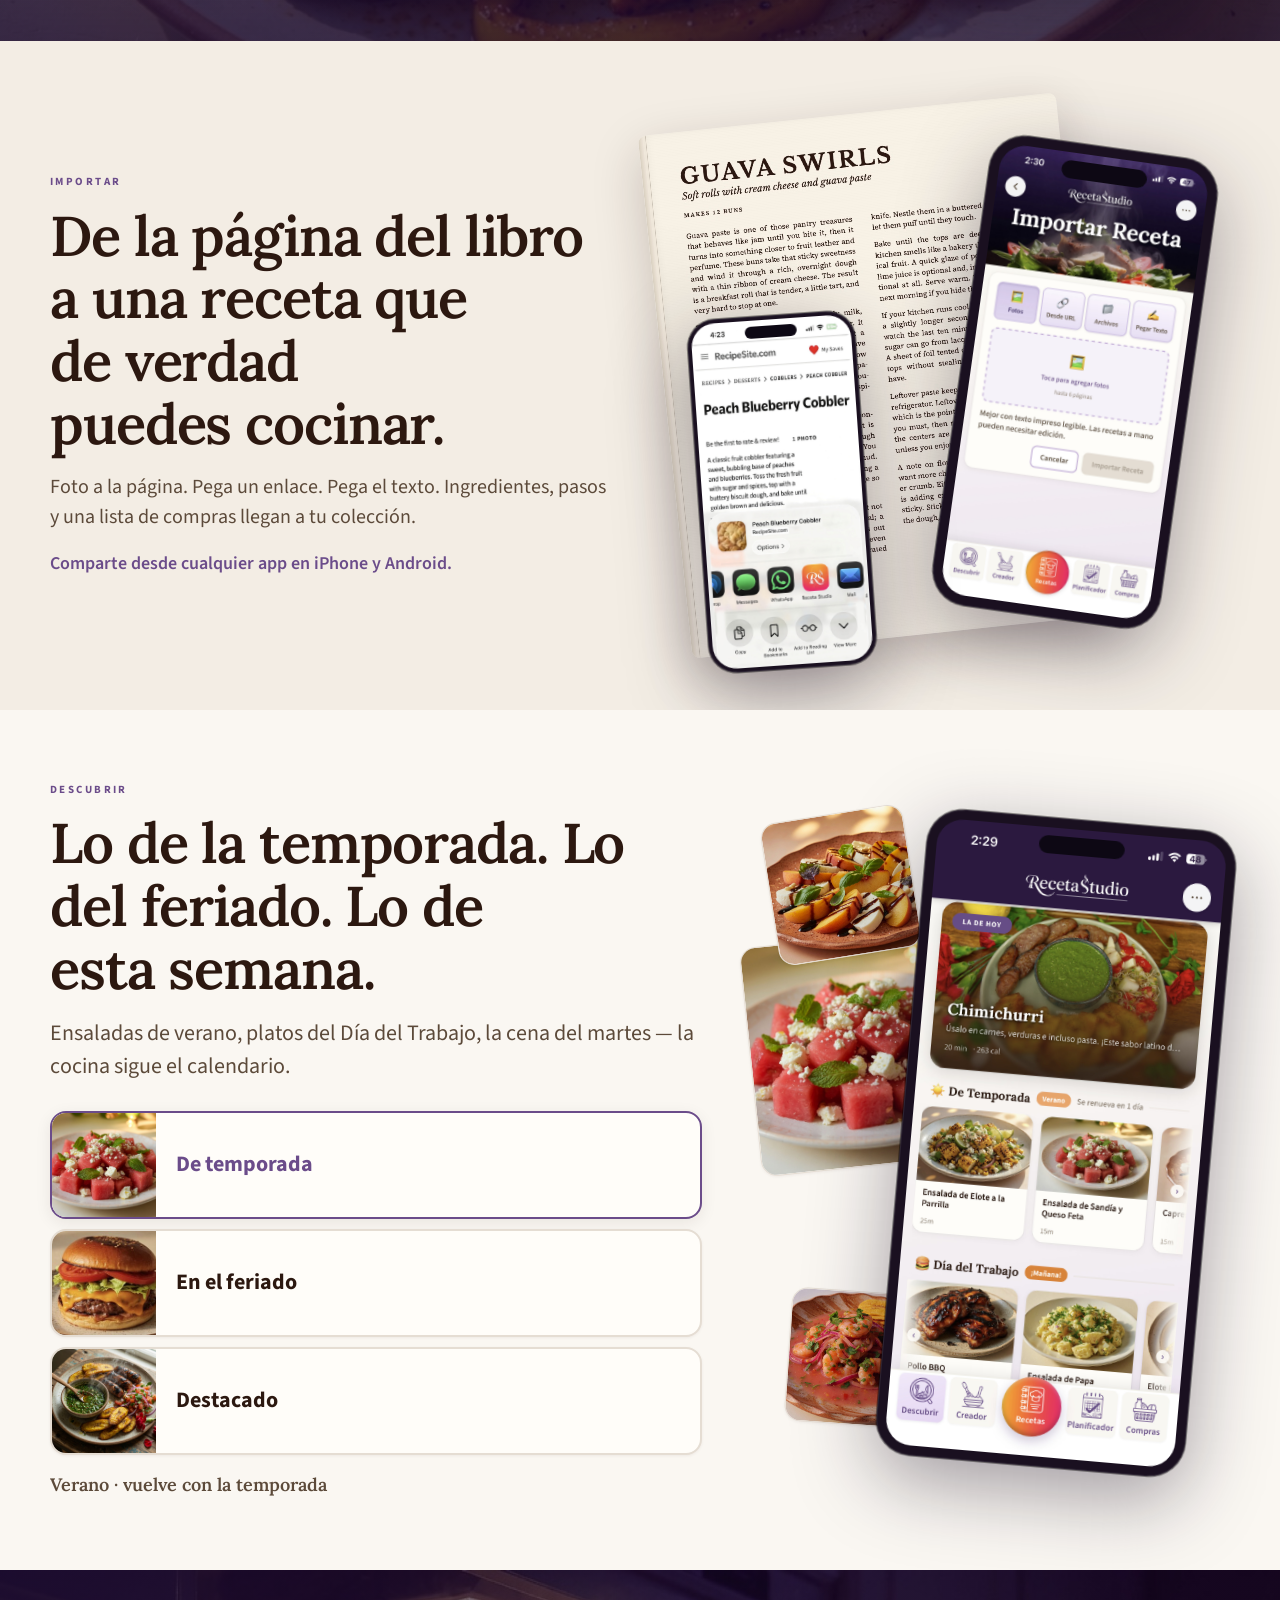
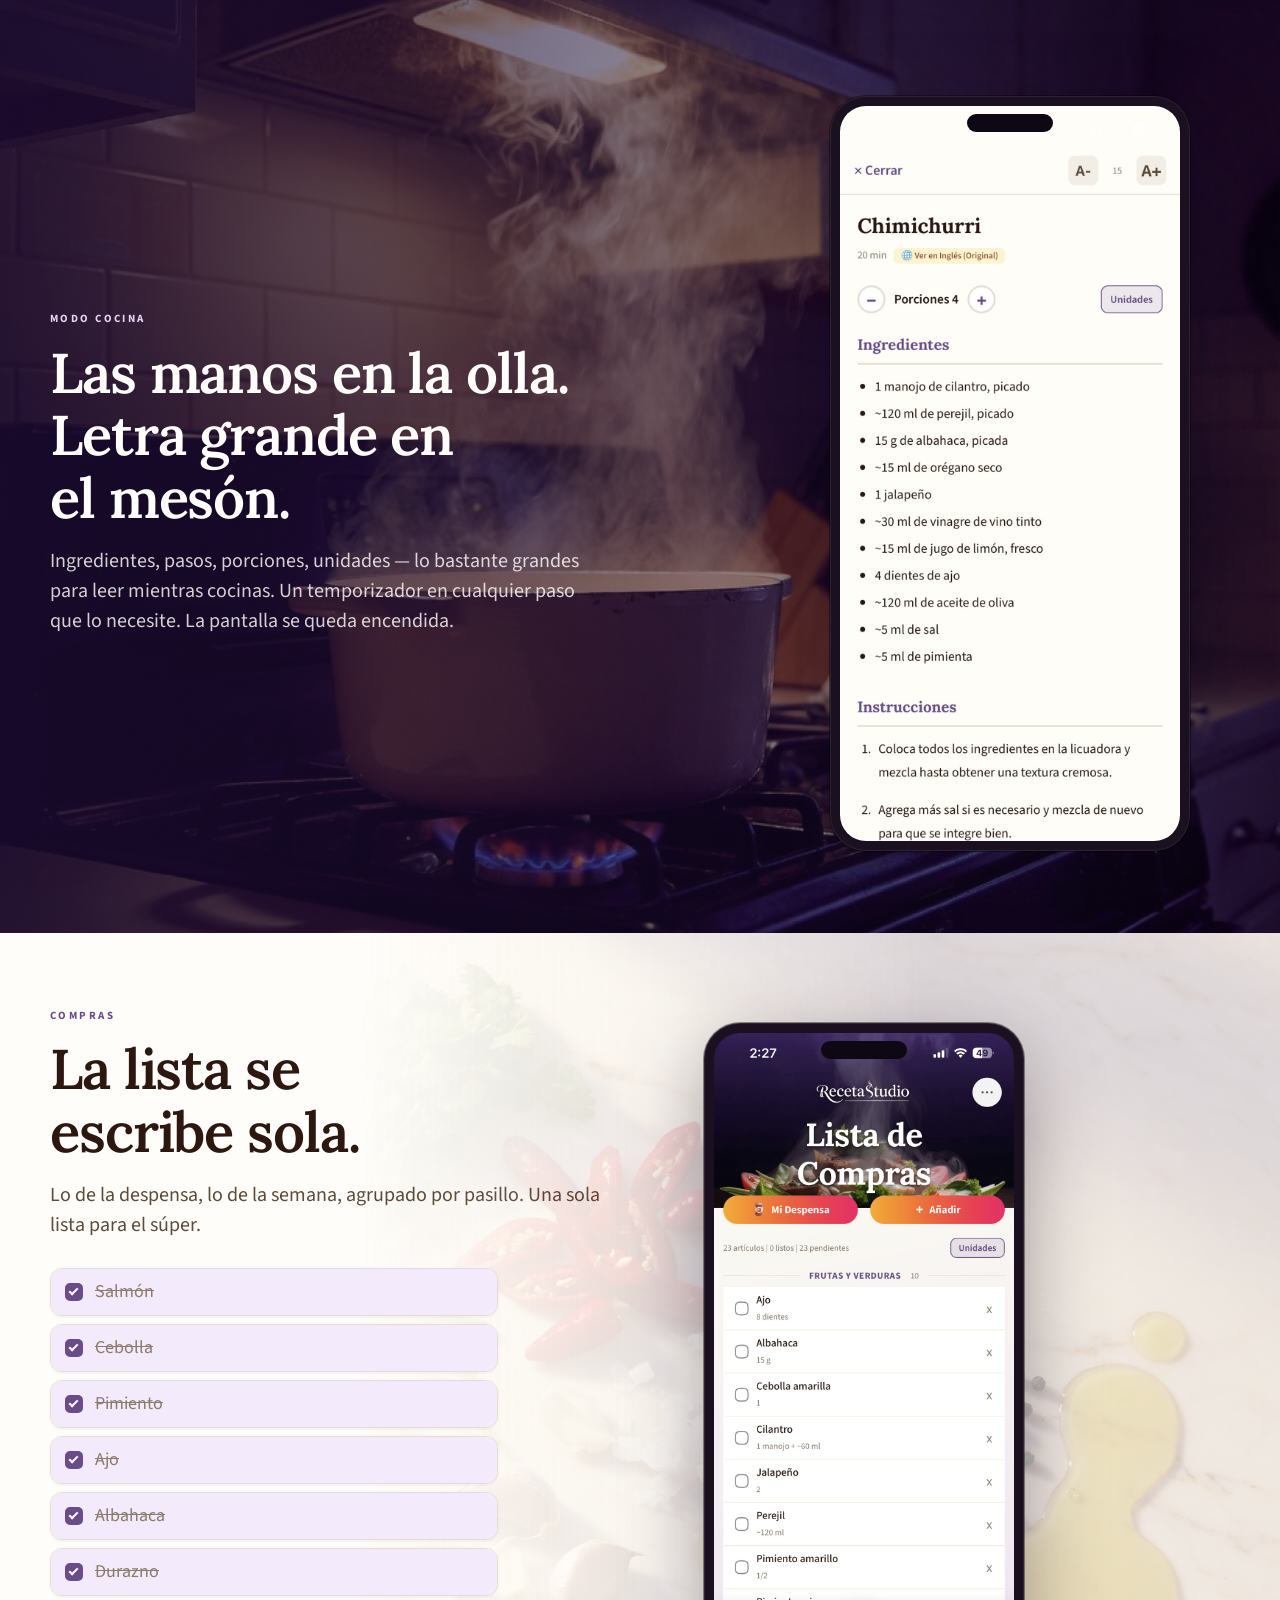
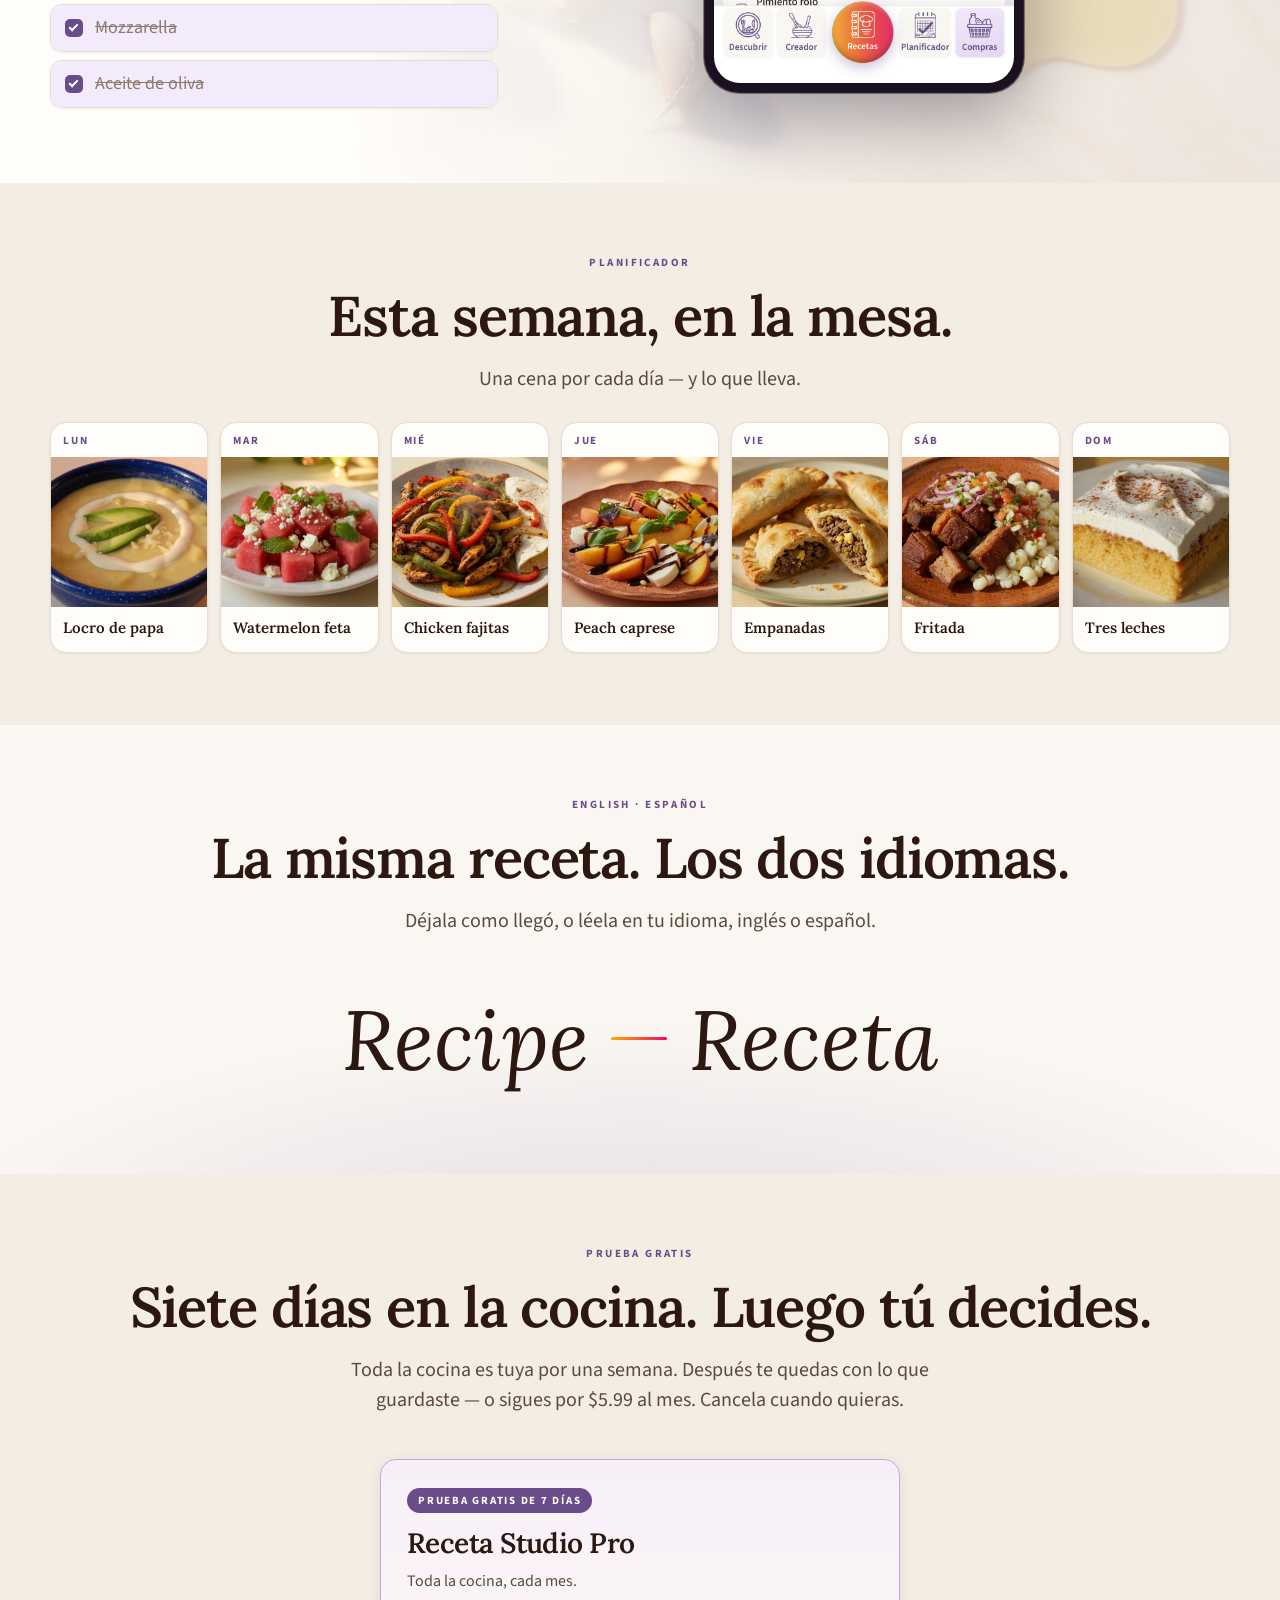
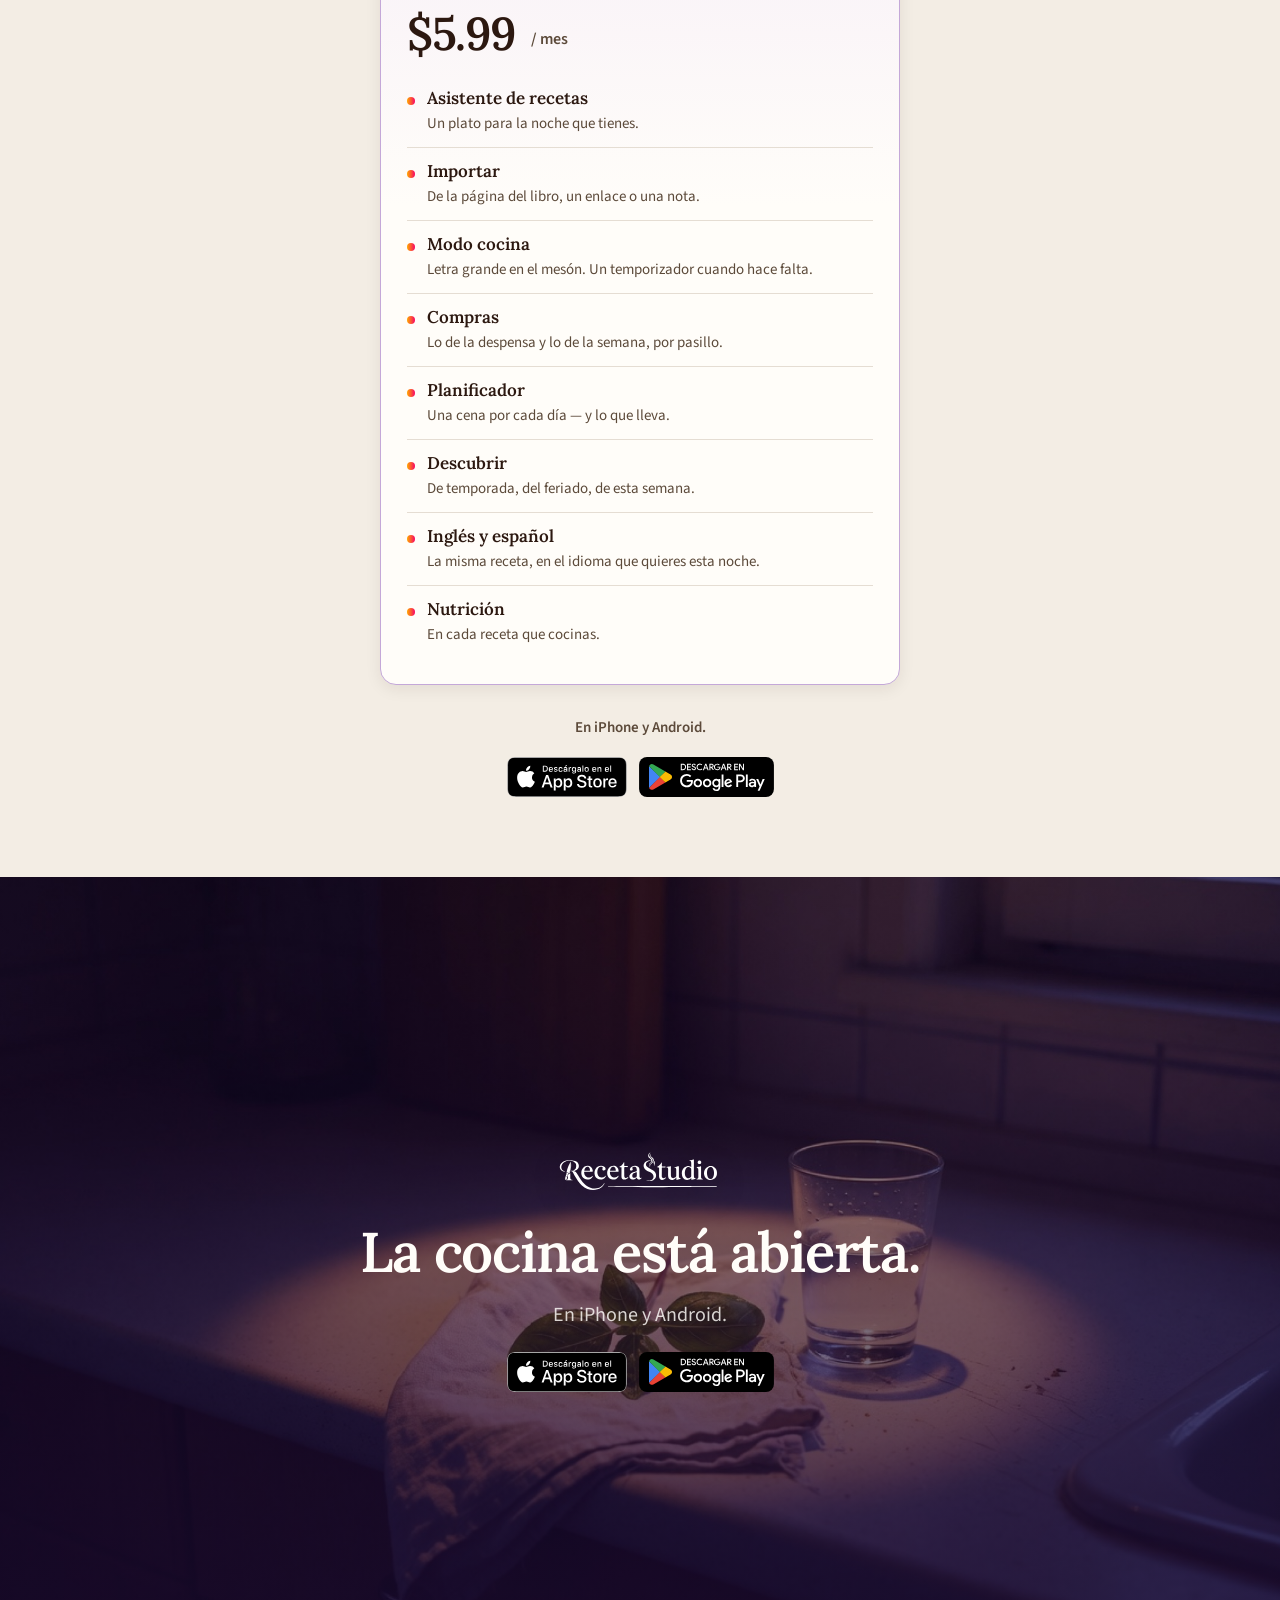
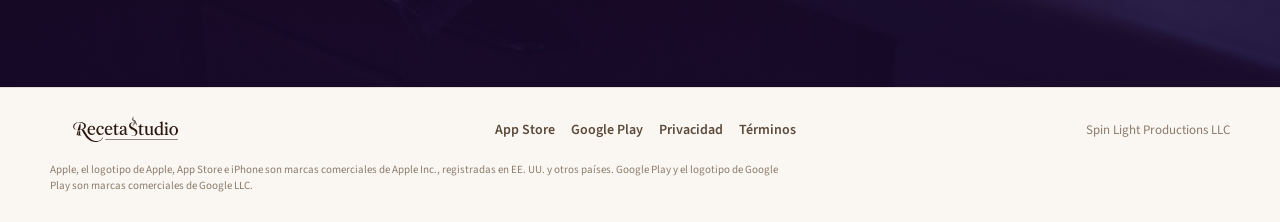
<file: es/index.html>
<!DOCTYPE html>
<html lang="es-419">
<head>
  <meta charset="utf-8" />
  <meta name="viewport" content="width=device-width, initial-scale=1, viewport-fit=cover" />
  <base href="/" />
  <script>window.__LANG="es";</script>
  <title>Receta Studio — Recipe, conoce Receta</title>
  <meta name="description" content="Guarda la página del libro, el enlace de alguien y el plato que quieres hoy. Receta Studio es una cocina bilingüe para cocinar en inglés y en español — ahora en el App Store y en Google Play." />
  <meta name="theme-color" content="#1a0b30" />
  <meta name="apple-mobile-web-app-status-bar-style" content="black" />
  <meta name="color-scheme" content="dark" />
  <link rel="canonical" href="https://recetastudio.com/es/" />
  <link rel="alternate" hreflang="en-US" href="https://recetastudio.com/" />
  <link rel="alternate" hreflang="en" href="https://recetastudio.com/" />
  <link rel="alternate" hreflang="es-419" href="https://recetastudio.com/es/" />
  <link rel="alternate" hreflang="es" href="https://recetastudio.com/es/" />
  <link rel="alternate" hreflang="x-default" href="https://recetastudio.com/" />
  <link rel="preload" as="image" href="/assets/atmosphere/hero-dusk.jpg" media="(min-width: 721px)" />
  <link rel="preload" as="image" href="/assets/atmosphere/hero-steam.jpg" media="(max-width: 720px)" />

  <meta property="og:type" content="website" />
  <meta property="og:site_name" content="Receta Studio" />
  <meta property="og:locale" content="es_419" />
  <meta property="og:locale:alternate" content="en_US" />
  <meta property="og:title" content="Receta Studio — Recipe, conoce Receta" />
  <meta property="og:description" content="Dos idiomas. Una cocina. Ahora en el App Store y en Google Play." />
  <meta property="og:image" content="https://recetastudio.com/assets/brand/og-card.jpg" />
  <meta property="og:image:width" content="1200" />
  <meta property="og:image:height" content="630" />
  <meta property="og:image:alt" content="Un plato de chimichurri, plátanos y chorizo a la parrilla." />
  <meta property="og:url" content="https://recetastudio.com/es/" />
  <meta name="twitter:card" content="summary_large_image" />
  <meta name="twitter:title" content="Receta Studio — Recipe, conoce Receta" />
  <meta name="twitter:description" content="Dos idiomas. Una cocina. Ahora en el App Store y en Google Play." />
  <meta name="twitter:image" content="https://recetastudio.com/assets/brand/og-card.jpg" />
  <meta name="twitter:image:alt" content="Un plato de chimichurri, plátanos y chorizo a la parrilla." />

  <script type="application/ld+json" id="schema">
  {"@context":"https://schema.org","@graph":[{"@type":"Organization","@id":"https://recetastudio.com/#org","name":"Spin Light Productions LLC","url":"https://recetastudio.com/","logo":"https://recetastudio.com/assets/brand/icon.png"},{"@type":"WebSite","@id":"https://recetastudio.com/#website","url":"https://recetastudio.com/","name":"Receta Studio","inLanguage":["en-US","es-419"],"publisher":{"@id":"https://recetastudio.com/#org"}},{"@type":"SoftwareApplication","@id":"https://recetastudio.com/#app","name":"Receta Studio","applicationCategory":"LifestyleApplication","operatingSystem":"iOS, Android","url":"https://recetastudio.com/","image":"https://recetastudio.com/assets/brand/og-card.jpg","description":"Guarda la página del libro, el enlace de alguien y el plato que quieres hoy. Receta Studio es una cocina bilingüe para cocinar en inglés y en español — ahora en el App Store y en Google Play.","inLanguage":["en-US","es-419"],"offers":{"@type":"Offer","price":"5.99","priceCurrency":"USD"},"author":{"@id":"https://recetastudio.com/#org"},"downloadUrl":["https://apps.apple.com/app/receta-studio/id6775508328","https://play.google.com/store/apps/details?id=com.spinlightproductions.recetastudio"],"sameAs":["https://apps.apple.com/app/receta-studio/id6775508328","https://play.google.com/store/apps/details?id=com.spinlightproductions.recetastudio"]}]}
  </script>

  <link rel="icon" type="image/png" sizes="32x32" href="/assets/brand/favicon-32.png" />
  <link rel="icon" type="image/png" sizes="16x16" href="/assets/brand/favicon-16.png" />
  <link rel="apple-touch-icon" href="/assets/brand/apple-touch-icon.png" />

  <link rel="preconnect" href="https://fonts.googleapis.com" />
  <link rel="preconnect" href="https://fonts.gstatic.com" crossorigin />
  <link href="https://fonts.googleapis.com/css2?family=Lora:ital,wght@0,500;0,600;0,700;1,500;1,600&family=Source+Sans+3:ital,wght@0,400;0,500;0,600;0,700;1,400&display=swap" rel="stylesheet" />
  <link rel="stylesheet" href="/css/site.css?v=20260906k" />
</head>
<body class="is-loading">
  <div class="loader" id="loader" aria-hidden="true">
    <img src="./assets/brand/icon.png" alt="" width="88" height="88" />
    <p>Receta Studio</p>
  </div>

  <a class="skip" href="#main">Skip to content</a>

  <header class="nav" id="nav">
    <a class="nav-brand" href="#top" aria-label="Receta Studio">
      <img class="nav-logo nav-logo-light" src="./assets/brand/logo-white.svg" alt="Receta Studio" />
      <img class="nav-logo nav-logo-ink" src="./assets/brand/logo-ink.svg" alt="" />
    </a>
    <div class="nav-end">
      <button type="button" class="lang" aria-label="English. Switch to Spanish.">
        <span class="lang-btn is-on" data-lang="en" aria-hidden="true">EN</span>
        <span class="lang-btn" data-lang="es" aria-hidden="true">ES</span>
      </button>
      <a class="btn btn-cta nav-cta" href="#open">
        <span class="nav-cta-slot">
          <span class="nav-cta-sizer" data-nav-sizer="en" aria-hidden="true">Get the app</span>
          <span class="nav-cta-sizer" data-nav-sizer="es" aria-hidden="true">Consigue la app</span>
          <span class="nav-cta-live" data-i18n="nav.open">Get the app</span>
        </span>
      </a>
    </div>
  </header>

  <main id="main">
    <section class="hero" id="top">
      <div class="hero-media" aria-hidden="true">
        <picture>
          <source media="(max-width: 720px)" srcset="./assets/atmosphere/hero-steam.jpg" />
          <img src="./assets/atmosphere/hero-dusk.jpg" alt="" fetchpriority="high" />
        </picture>
        <div class="hero-shade"></div>
        <canvas class="hero-steam" id="steam"></canvas>
      </div>

      <div class="hero-grid">
        <div class="hero-copy">
          <p class="kicker hero-kicker">
            <span>Recipe</span>
            <span class="kicker-rule" aria-hidden="true"></span>
            <span>Receta</span>
          </p>
          <h1 class="hero-title" data-i18n="hero.title">Tonight is already cooking.</h1>
          <p class="hero-lede" data-i18n="hero.lede">Save the page from the cookbook, the link from a friend, and the dish you want tonight. English and Spanish, the way you actually cook.</p>
          <div class="hero-actions">
            <div class="store-row" data-store-row>
              <a class="store-badge store-badge-apple" href="https://apps.apple.com/app/receta-studio/id6775508328" rel="noopener noreferrer" draggable="false">
                <img data-store="apple" src="./assets/brand/badge-app-store-en.svg" width="120" height="40" alt="Download on the App Store" draggable="false" />
              </a>
              <a class="store-badge store-badge-play" href="https://play.google.com/store/apps/details?id=com.spinlightproductions.recetastudio" rel="noopener noreferrer" draggable="false">
                <img data-store="play" src="./assets/brand/badge-google-play-en.svg" width="135" height="40" alt="Get it on Google Play" draggable="false" />
              </a>
            </div>
            <p class="hero-note" data-i18n="hero.note">On iPhone and Android.</p>
          </div>
        </div>

        <div class="hero-stage">
          <img class="hero-plate" src="./assets/atmosphere/chimichurri.jpg" alt="" />
          <figure class="device device-hero">
            <div class="device-bezel">
              <span class="device-island"></span>
              <img class="hero-loop-still" src="./assets/screens/hero-loop.jpg" alt="" />
              <video
                class="hero-loop"
                src="./assets/screens/hero-loop.mp4"
                poster="./assets/screens/hero-loop.jpg"
                autoplay
                muted
                loop
                playsinline
                webkit-playsinline
                preload="auto"
                aria-label="Receta Studio: import a recipe, cook it, and shop."
              ></video>
            </div>
          </figure>
        </div>
      </div>

      <a class="scroll-cue" href="#hook" data-i18n="hero.scroll">Scroll to cook</a>
    </section>

    <div class="tape" aria-hidden="true">
      <div class="tape-track">
        <span>Discover</span><i></i>
        <span>Descubrir</span><i></i>
        <span>Wizard</span><i></i>
        <span>Creador</span><i></i>
        <span>Recipes</span><i></i>
        <span>Recetas</span><i></i>
        <span>Planner</span><i></i>
        <span>Planificador</span><i></i>
        <span>Grocery</span><i></i>
        <span>Compras</span><i></i>
        <span>Cook Mode</span><i></i>
        <span>Modo cocina</span><i></i>
        <span>Import</span><i></i>
        <span>Importar</span><i></i>
        <span>Discover</span><i></i>
        <span>Descubrir</span><i></i>
        <span>Wizard</span><i></i>
        <span>Creador</span><i></i>
        <span>Recipes</span><i></i>
        <span>Recetas</span><i></i>
        <span>Planner</span><i></i>
        <span>Planificador</span><i></i>
        <span>Grocery</span><i></i>
        <span>Compras</span><i></i>
        <span>Cook Mode</span><i></i>
        <span>Modo cocina</span><i></i>
        <span>Import</span><i></i>
        <span>Importar</span><i></i>
      </div>
    </div>

    <section class="hook" id="hook">
      <div class="hook-bg" id="hookBg">
        <img src="./assets/food/fajitas.jpg" alt="" id="hookImg" />
        <div class="hook-bg-shade"></div>
      </div>
      <div class="wrap hook-inner hook-layout">
        <div class="hook-copy">
          <p class="kicker kicker-on-dark" data-i18n="hook.kicker">Recipe Wizard</p>
          <h2 class="display display-on-dark" data-i18n="hook.title">What are you making?</h2>
          <p class="lede lede-on-dark" data-i18n="hook.hint">Long day, empty idea, and people are already hungry. Start with the kind of night it is. You’ll have a dish in a&nbsp;minute.</p>
        </div>

        <figure class="device device-wizard">
          <div class="device-bezel">
            <span class="device-island"></span>
            <img data-screen="wizard" src="./assets/screens/wizard.jpg" alt="Recipe Wizard: What are you making? Meal, course, and format chips." />
          </div>
        </figure>

        <div class="moods" role="list">
          <button class="mood is-on" type="button" role="listitem" data-dish="tacos" aria-pressed="true">
            <span class="mood-photo"><img src="./assets/food/fajitas.jpg" alt="" /></span>
            <span class="mood-copy">
              <strong data-i18n="dish.tacos.label">Weeknight tacos</strong>
              <em data-i18n="dish.tacos.meta">Dinner · Main · Tacos</em>
            </span>
          </button>
          <button class="mood" type="button" role="listitem" data-dish="cool" aria-pressed="false">
            <span class="mood-photo"><img src="./assets/food/watermelon.jpg" alt="" /></span>
            <span class="mood-copy">
              <strong data-i18n="dish.cool.label">Something cool</strong>
              <em data-i18n="dish.cool.meta">Lunch · Side · Salad</em>
            </span>
          </button>
          <button class="mood" type="button" role="listitem" data-dish="soup" aria-pressed="false">
            <span class="mood-photo"><img src="./assets/food/locro.jpg" alt="" /></span>
            <span class="mood-copy">
              <strong data-i18n="dish.soup.label">A pot of soup</strong>
              <em data-i18n="dish.soup.meta">Dinner · Main · Soup</em>
            </span>
          </button>
          <button class="mood" type="button" role="listitem" data-dish="feast" aria-pressed="false">
            <span class="mood-photo"><img src="./assets/food/fritada.jpg" alt="" /></span>
            <span class="mood-copy">
              <strong data-i18n="dish.feast.label">A feast</strong>
              <em data-i18n="dish.feast.meta">Dinner · Main</em>
            </span>
          </button>
        </div>

        <aside class="hook-bar" id="hookCard">
          <p class="hook-card-kicker" data-i18n="hook.cardKicker">How it works</p>
          <ol class="hook-steps">
            <li data-i18n="hook.step1">What you’re making — meal, course, format.</li>
            <li data-i18n="hook.step2">Time, servings, and what’s in the pantry.</li>
            <li data-i18n="hook.step3">Choose from recipes that fit.</li>
          </ol>
          <p class="hook-example">
            <span class="hook-example-kicker" data-i18n="hook.exampleKicker">For example</span>
            <strong id="hookExampleLabel">Weeknight tacos</strong>
            <span id="hookExampleMeta">Dinner · Main · Tacos</span>
            <span class="hook-example-arrow" aria-hidden="true">→</span>
            <span id="hookExampleResult">Chicken fajitas</span>
          </p>
        </aside>
      </div>
    </section>

    <section class="chapter import" id="import">
      <div class="wrap chapter-grid">
        <div class="chapter-copy">
          <p class="kicker" data-i18n="import.kicker">Import</p>
          <h2 class="display" data-i18n="import.title">From a cookbook page to a recipe you can actually&nbsp;cook.</h2>
          <p class="lede" data-i18n="import.body">Snap the page. Paste a link. Paste the text. Ingredients, steps, and a grocery&nbsp;list land in your&nbsp;collection.</p>
          <p class="aside-line" data-i18n="import.share">Share from any app on iPhone and Android.</p>
        </div>
        <div class="import-stage">
          <figure class="book">
            <img src="./assets/cookbook/page.jpg" alt="A cookbook page for Guava Swirls, original recipe copy." />
          </figure>
          <figure class="device device-import">
            <div class="device-bezel">
              <span class="device-island"></span>
              <img data-screen="import" src="./assets/screens/import.jpg" alt="Import Recipe: Photos, From URL, Files, or Paste Text." />
            </div>
          </figure>
          <figure class="device device-share">
            <div class="device-bezel">
              <span class="device-island"></span>
              <img src="./assets/screens/share.jpg" alt="Share to Receta Studio from a recipe site on iPhone and Android." />
            </div>
          </figure>
        </div>
      </div>
    </section>

    <section class="chapter discover" id="discover">
      <div class="wrap discover-grid">
        <div class="chapter-copy">
          <p class="kicker" data-i18n="discover.kicker">Discover</p>
          <h2 class="display" data-i18n="discover.title">What’s in season. What’s on the holiday. What’s for this&nbsp;week.</h2>
          <p class="lede" data-i18n="discover.body">Summer salads, Labor Day plates, Tuesday&nbsp;dinner — the kitchen follows the&nbsp;calendar.</p>
          <div class="lenses" role="list">
            <button class="lens is-on" type="button" role="listitem" data-band="season" aria-pressed="true">
              <span class="lens-photo"><img src="./assets/food/watermelon.jpg" alt="" /></span>
              <strong data-i18n="discover.lens.season">In season</strong>
            </button>
            <button class="lens" type="button" role="listitem" data-band="holiday" aria-pressed="false">
              <span class="lens-photo"><img src="./assets/food/cheeseburger.jpg" alt="" /></span>
              <strong data-i18n="discover.lens.holiday">On the holiday</strong>
            </button>
            <button class="lens" type="button" role="listitem" data-band="featured" aria-pressed="false">
              <span class="lens-photo"><img src="./assets/atmosphere/chimichurri.jpg" alt="" /></span>
              <strong data-i18n="discover.lens.featured">Featured</strong>
            </button>
          </div>
          <p class="discover-live" id="discoverLive" data-i18n="discover.live.season" aria-live="polite">Summer · refreshes with the season</p>
        </div>
        <div class="discover-stage" data-band="season">
          <div class="rail" tabindex="0" aria-label="Dishes from Discover">
            <figure class="rail-card plate-1" data-band="season">
              <img src="./assets/food/watermelon.jpg" alt="Watermelon feta salad" />
              <figcaption>Watermelon feta</figcaption>
            </figure>
            <figure class="rail-card plate-2" data-band="season">
              <img src="./assets/food/peach-caprese.jpg" alt="Peach caprese" />
              <figcaption>Peach caprese</figcaption>
            </figure>
            <figure class="rail-card plate-3" data-band="season">
              <img src="./assets/food/ceviche.jpg" alt="Shrimp ceviche" />
              <figcaption>Ceviche de camarón</figcaption>
            </figure>
            <figure class="rail-card plate-1" data-band="holiday">
              <img src="./assets/food/cheeseburger.jpg" alt="Classic cheeseburger" />
              <figcaption>Cheeseburgers</figcaption>
            </figure>
            <figure class="rail-card plate-2" data-band="holiday">
              <img src="./assets/food/bbq-chicken.jpg" alt="BBQ chicken thighs" />
              <figcaption>BBQ chicken</figcaption>
            </figure>
            <figure class="rail-card plate-3" data-band="holiday">
              <img src="./assets/food/potato-salad.jpg" alt="Potato salad" />
              <figcaption>Potato salad</figcaption>
            </figure>
            <figure class="rail-card plate-1" data-band="featured">
              <img src="./assets/atmosphere/chimichurri.jpg" alt="Chimichurri plate" />
              <figcaption>Chimichurri</figcaption>
            </figure>
            <figure class="rail-card plate-2" data-band="featured">
              <img src="./assets/food/chiles-rellenos.jpg" alt="Chiles rellenos" />
              <figcaption>Chiles rellenos</figcaption>
            </figure>
            <figure class="rail-card plate-3" data-band="featured">
              <img src="./assets/food/tres-leches.jpg" alt="Tres leches cake" />
              <figcaption>Tres leches</figcaption>
            </figure>
          </div>
          <figure class="device device-discover">
            <div class="device-bezel">
              <span class="device-island"></span>
              <img data-screen="discover" src="./assets/screens/discover.jpg?v=20260906g" alt="Discover: Chimichurri, In Season, and Labor Day." />
            </div>
          </figure>
        </div>
      </div>
    </section>

    <section class="chapter cook" id="cook">
      <div class="cook-media" aria-hidden="true">
        <img src="./assets/atmosphere/steam-pot.jpg" alt="" />
        <div class="cook-shade"></div>
      </div>
      <div class="wrap cook-grid">
        <div class="chapter-copy">
          <p class="kicker kicker-on-dark" data-i18n="cook.kicker">Cook Mode</p>
          <h2 class="display display-on-dark" data-i18n="cook.title">Hands on the pan. Big type on the&nbsp;counter.</h2>
          <p class="lede lede-on-dark" data-i18n="cook.body">Ingredients, steps, servings, units — large enough to read while you cook. A timer on any step that needs one. The screen stays&nbsp;on.</p>
        </div>
        <figure class="device">
          <div class="device-bezel">
            <span class="device-island"></span>
            <img data-screen="cook" src="./assets/screens/cook.jpg" alt="Cook Mode for Peach Caprese: bigger type, servings, units, ingredients, and steps." />
          </div>
        </figure>
      </div>
    </section>

    <section class="chapter grocery" id="grocery">
      <div class="grocery-media" aria-hidden="true">
        <img src="./assets/atmosphere/ingredients.jpg" alt="" />
      </div>
      <div class="wrap chapter-grid grocery-grid">
        <div class="chapter-copy">
          <p class="kicker" data-i18n="grocery.kicker">Grocery</p>
          <h2 class="display" data-i18n="grocery.title">The list writes&nbsp;itself.</h2>
          <p class="lede" data-i18n="grocery.body">What’s in the pantry, what’s on the week, grouped by aisle. One list for the&nbsp;store.</p>
          <ul class="glist" id="glist">
            <li><i></i><span data-i18n="g.salmon">Salmon</span></li>
            <li><i></i><span data-i18n="g.onion">Onions</span></li>
            <li><i></i><span data-i18n="g.pepper">Bell pepper</span></li>
            <li><i></i><span data-i18n="g.garlic">Garlic</span></li>
            <li><i></i><span data-i18n="g.basil">Basil</span></li>
            <li><i></i><span data-i18n="g.peach">Peach</span></li>
            <li><i></i><span data-i18n="g.mozz">Mozzarella</span></li>
            <li><i></i><span data-i18n="g.oil">Olive oil</span></li>
          </ul>
        </div>
        <figure class="device">
          <div class="device-bezel">
            <span class="device-island"></span>
            <img data-screen="grocery" src="./assets/screens/grocery.jpg" alt="Grocery list with pantry items and shopping list." />
          </div>
        </figure>
      </div>
    </section>

    <section class="chapter plan" id="plan">
      <div class="wrap">
        <div class="chapter-copy chapter-copy-center">
          <p class="kicker" data-i18n="plan.kicker">Planner</p>
          <h2 class="display" data-i18n="plan.title">This week, on the&nbsp;table.</h2>
          <p class="lede" data-i18n="plan.body">A dinner on each&nbsp;day — and what’s in&nbsp;it.</p>
        </div>
        <div class="week" role="list">
          <article class="day" role="listitem">
            <h3 data-i18n="day.mon">Mon</h3>
            <div class="day-photo">
              <img src="./assets/food/locro.jpg" alt="" draggable="false" />
            </div>
            <p>Locro de papa</p>
          </article>
          <article class="day" role="listitem">
            <h3 data-i18n="day.tue">Tue</h3>
            <div class="day-photo">
              <img src="./assets/food/watermelon.jpg" alt="" draggable="false" />
            </div>
            <p>Watermelon feta</p>
          </article>
          <article class="day" role="listitem">
            <h3 data-i18n="day.wed">Wed</h3>
            <div class="day-photo">
              <img src="./assets/food/fajitas.jpg" alt="" draggable="false" />
            </div>
            <p>Chicken fajitas</p>
          </article>
          <article class="day" role="listitem">
            <h3 data-i18n="day.thu">Thu</h3>
            <div class="day-photo">
              <img src="./assets/food/peach-caprese.jpg" alt="" draggable="false" />
            </div>
            <p>Peach caprese</p>
          </article>
          <article class="day" role="listitem">
            <h3 data-i18n="day.fri">Fri</h3>
            <div class="day-photo">
              <img src="./assets/food/empanadas.jpg" alt="" draggable="false" />
            </div>
            <p>Empanadas</p>
          </article>
          <article class="day" role="listitem">
            <h3 data-i18n="day.sat">Sat</h3>
            <div class="day-photo">
              <img src="./assets/food/fritada.jpg" alt="" draggable="false" />
            </div>
            <p>Fritada</p>
          </article>
          <article class="day" role="listitem">
            <h3 data-i18n="day.sun">Sun</h3>
            <div class="day-photo">
              <img src="./assets/food/tres-leches.jpg" alt="" draggable="false" />
            </div>
            <p>Tres leches</p>
          </article>
        </div>
      </div>
    </section>

    <section class="bilingual" id="languages">
      <div class="wrap bilingual-grid">
        <p class="kicker" data-i18n="lang.kicker">English · Español</p>
        <h2 class="display" data-i18n="lang.title">Same&nbsp;recipe. Both&nbsp;languages.</h2>
        <p class="lede" data-i18n="lang.body">Keep it how it arrived, or read it in your native&nbsp;language, English&nbsp;or&nbsp;Spanish.</p>
        <div class="lang-pair" aria-hidden="true">
          <span>Recipe</span>
          <span class="lang-pair-rule"></span>
          <span>Receta</span>
        </div>
      </div>
    </section>

    <section class="pricing" id="pricing">
      <div class="wrap pricing-inner">
        <p class="kicker" data-i18n="price.kicker">Free Trial</p>
        <h2 class="display" data-i18n="price.title">Seven days in the&nbsp;kitchen. Then you&nbsp;decide.</h2>
        <p class="lede" data-i18n="price.body">The whole kitchen is yours for a week. After that, keep what you saved — or keep going for $5.99 a month. Cancel anytime.</p>

        <div class="price-cols">
          <article class="price-card is-pro">
            <p class="price-badge" data-i18n="price.badge">7-Day Free Trial</p>
            <h3 data-i18n="price.pro.title">Receta Studio Pro</h3>
            <p class="price-card-lede" data-i18n="price.pro.body">The whole kitchen, every month.</p>
            <p class="price-amt">$5.99 <span data-i18n="price.per">/ month</span></p>
            <ul class="price-list price-list-pro">
              <li>
                <strong data-i18n="price.feat.wizard.name">Recipe Wizard</strong>
                <span data-i18n="price.feat.wizard.body">A dish for the night you’re having.</span>
              </li>
              <li>
                <strong data-i18n="price.feat.import.name">Import</strong>
                <span data-i18n="price.feat.import.body">From a cookbook page, a link, or a note.</span>
              </li>
              <li>
                <strong data-i18n="price.feat.cook.name">Cook Mode</strong>
                <span data-i18n="price.feat.cook.body">Big type on the counter. A timer when you need one.</span>
              </li>
              <li>
                <strong data-i18n="price.feat.grocery.name">Grocery</strong>
                <span data-i18n="price.feat.grocery.body">What’s in the pantry and on the week, by aisle.</span>
              </li>
              <li>
                <strong data-i18n="price.feat.plan.name">Planner</strong>
                <span data-i18n="price.feat.plan.body">Dinner on each day — and what’s in it.</span>
              </li>
              <li>
                <strong data-i18n="price.feat.discover.name">Discover</strong>
                <span data-i18n="price.feat.discover.body">In season, on the holiday, for this week.</span>
              </li>
              <li>
                <strong data-i18n="price.feat.lang.name">English and Spanish</strong>
                <span data-i18n="price.feat.lang.body">The same recipe, in the language you want tonight.</span>
              </li>
              <li>
                <strong data-i18n="price.feat.nutrition.name">Nutrition</strong>
                <span data-i18n="price.feat.nutrition.body">On every recipe you cook.</span>
              </li>
            </ul>
          </article>
        </div>

        <p class="pricing-note" data-i18n="price.note">On iPhone and Android.</p>
        <div class="store-row store-row-center" data-store-row>
          <a class="store-badge store-badge-apple" href="https://apps.apple.com/app/receta-studio/id6775508328" rel="noopener noreferrer" draggable="false">
            <img data-store="apple" src="./assets/brand/badge-app-store-en.svg" width="120" height="40" alt="Download on the App Store" draggable="false" />
          </a>
          <a class="store-badge store-badge-play" href="https://play.google.com/store/apps/details?id=com.spinlightproductions.recetastudio" rel="noopener noreferrer" draggable="false">
            <img data-store="play" src="./assets/brand/badge-google-play-en.svg" width="135" height="40" alt="Get it on Google Play" draggable="false" />
          </a>
        </div>
      </div>
    </section>

    <section class="close" id="open">
      <div class="close-media" aria-hidden="true">
        <img src="./assets/atmosphere/night-counter.jpg" alt="" />
        <div class="close-shade"></div>
      </div>
      <div class="wrap close-inner">
        <img class="close-logo" src="./assets/brand/logo-white.svg" alt="Receta Studio" />
        <h2 class="display display-on-dark" data-i18n="cta.title">The kitchen’s&nbsp;open.</h2>
        <p class="lede lede-on-dark" data-i18n="cta.body">On iPhone and Android.</p>
        <div class="store-row store-row-center" data-store-row>
          <a class="store-badge store-badge-apple" href="https://apps.apple.com/app/receta-studio/id6775508328" rel="noopener noreferrer" draggable="false">
            <img data-store="apple" src="./assets/brand/badge-app-store-en.svg" width="120" height="40" alt="Download on the App Store" draggable="false" />
          </a>
          <a class="store-badge store-badge-play" href="https://play.google.com/store/apps/details?id=com.spinlightproductions.recetastudio" rel="noopener noreferrer" draggable="false">
            <img data-store="play" src="./assets/brand/badge-google-play-en.svg" width="135" height="40" alt="Get it on Google Play" draggable="false" />
          </a>
        </div>
      </div>
    </section>
  </main>

  <footer class="foot">
    <div class="wrap foot-grid">
      <a class="foot-brand" href="#top">
        <img src="./assets/brand/logo-ink.svg" alt="Receta Studio" />
      </a>
      <nav class="foot-links">
        <a href="https://apps.apple.com/app/receta-studio/id6775508328" rel="noopener noreferrer" data-i18n="foot.apple">App Store</a>
        <a href="https://play.google.com/store/apps/details?id=com.spinlightproductions.recetastudio" rel="noopener noreferrer" data-i18n="foot.play">Google Play</a>
        <a href="https://spinlightproductions.com/privacy.html" rel="noopener noreferrer" data-i18n="foot.privacy">Privacy</a>
        <a href="https://spinlightproductions.com/terms.html" rel="noopener noreferrer" data-i18n="foot.terms">Terms</a>
      </nav>
      <p class="foot-made">Spin Light Productions LLC</p>
      <p class="foot-legal" data-i18n="foot.legal">Apple, the Apple logo, App Store, and iPhone are trademarks of Apple Inc., registered in the U.S. and other countries. Google Play and the Google Play logo are trademarks of Google LLC.</p>
    </div>
  </footer>

  <script src="/js/site.js?v=20260928a"></script>
</body>
</html>
</file>
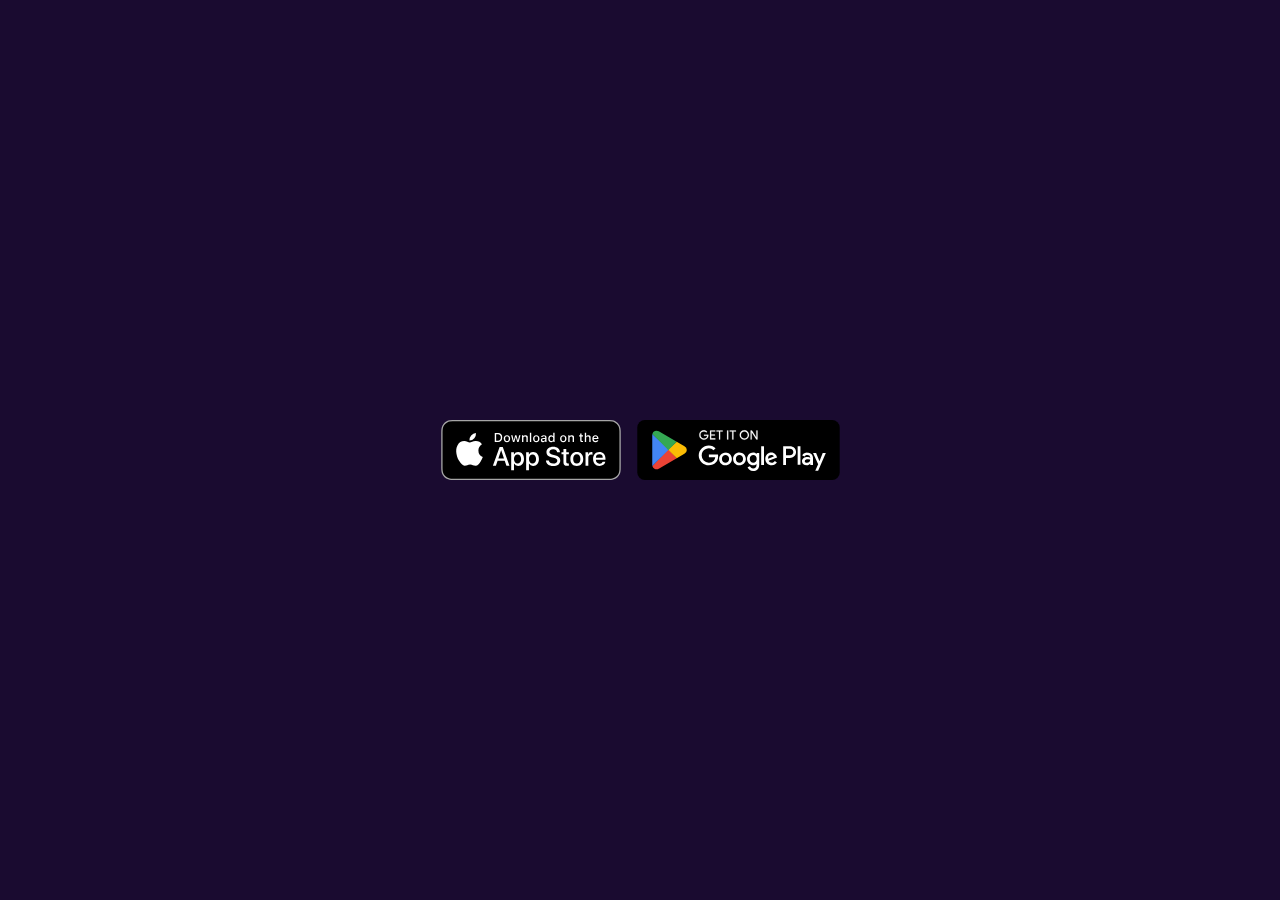
<file: get/index.html>
<!DOCTYPE html>
<html lang="en">
<head>
<meta charset="utf-8">
<meta name="viewport" content="width=device-width, initial-scale=1">
<title>Receta Studio</title>
<link rel="icon" type="image/png" sizes="32x32" href="/assets/brand/favicon-32.png">
<style>
  html { background: #1a0b30; }
  body { visibility: hidden; margin: 0; min-height: 100vh; display: grid; place-items: center; background: #1a0b30; }
  html.is-desktop body { visibility: visible; }
  .stores { display: flex; gap: 16px; align-items: center; justify-content: center; flex-wrap: wrap; padding: 24px; }
  .stores a { display: block; line-height: 0; }
</style>
<script>
(function () {
  var apple = "https://apps.apple.com/us/app/receta-studio/id6775508328";
  var play = "https://play.google.com/store/apps/details?id=com.spinlightproductions.recetastudio";
  var ua = navigator.userAgent || "";
  var ios = /iPhone|iPad|iPod/i.test(ua) || (navigator.platform === "MacIntel" && navigator.maxTouchPoints > 1);
  if (ios) { location.replace(apple); return; }
  if (/Android/i.test(ua)) { location.replace(play); return; }
  document.documentElement.classList.add("is-desktop");
})();
</script>
<noscript><style>body{visibility:visible}</style></noscript>
</head>
<body>
  <div class="stores">
    <a href="https://apps.apple.com/us/app/receta-studio/id6775508328"><img src="/assets/brand/badge-app-store-en.svg" width="180" height="60" alt="Download on the App Store"></a>
    <a href="https://play.google.com/store/apps/details?id=com.spinlightproductions.recetastudio"><img src="/assets/brand/badge-google-play-en.svg" width="203" height="60" alt="Get it on Google Play"></a>
  </div>
</body>
</html>
</file>
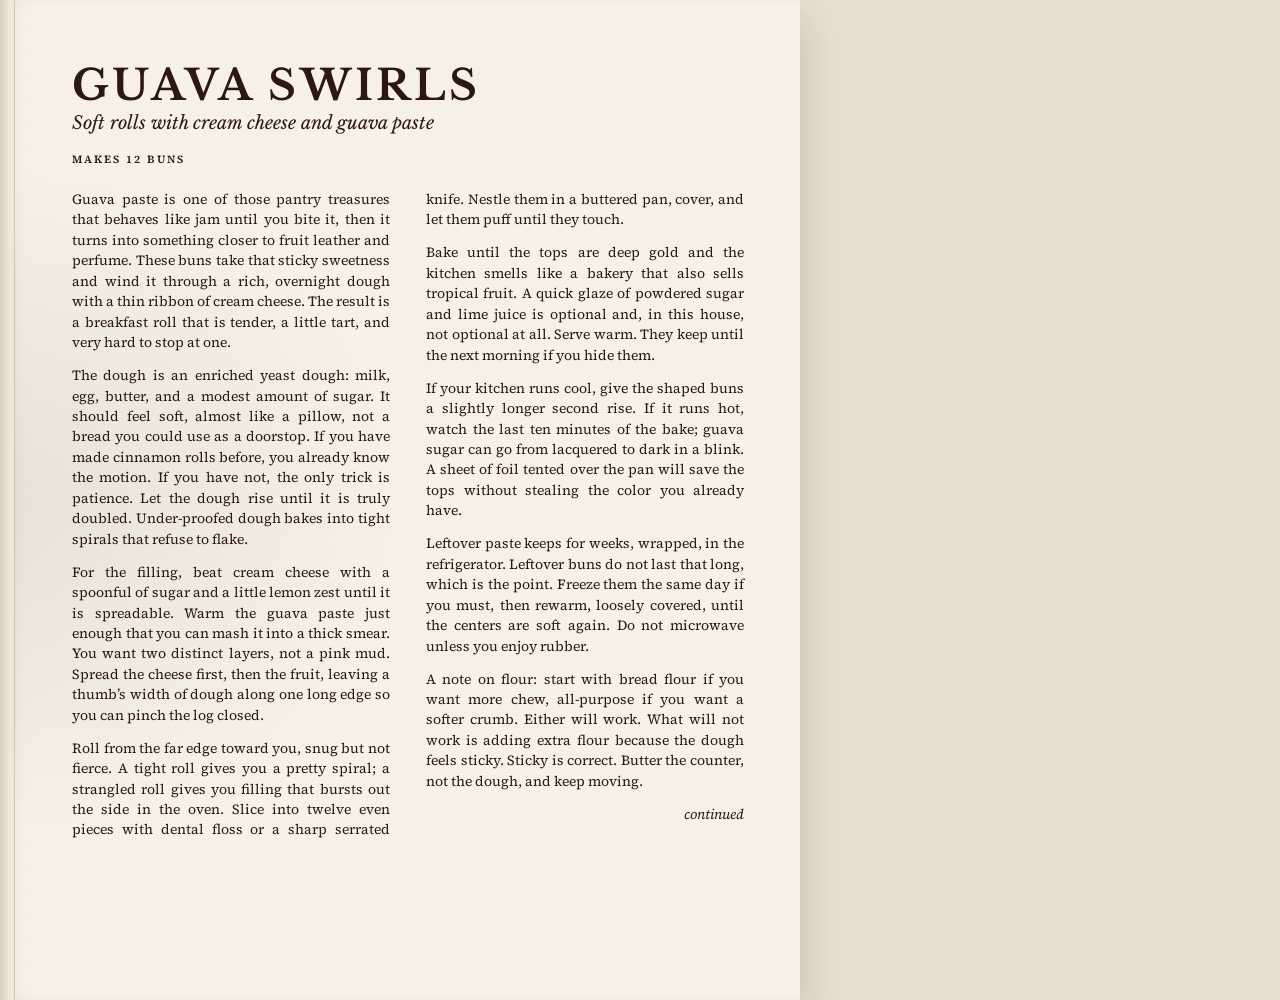
<file: assets/cookbook/spread.html>
<!DOCTYPE html>
<html lang="en">
<head>
  <meta charset="utf-8" />
  <title>Guava Swirls</title>
  <link rel="preconnect" href="https://fonts.googleapis.com" />
  <link rel="preconnect" href="https://fonts.gstatic.com" crossorigin />
  <link href="https://fonts.googleapis.com/css2?family=Libre+Baskerville:ital,wght@0,400;0,700;1,400&family=Source+Serif+4:opsz,wght@8..60,400;8..60,600&display=swap" rel="stylesheet" />
  <style>
    html, body { margin: 0; width: 800px; height: 1000px; }
    body { background: #E8DFD2; }
    .page {
      width: 800px;
      height: 1000px;
      background:
        radial-gradient(120% 80% at 0% 50%, rgba(44, 24, 16, 0.07), transparent 42%),
        repeating-linear-gradient(0deg, transparent, transparent 2px, rgba(44, 24, 16, 0.015) 3px),
        #F7F1E6;
      color: #2C1810;
      box-sizing: border-box;
      padding: 64px 56px 48px 72px;
      position: relative;
      box-shadow:
        inset 18px 0 28px -18px rgba(44, 24, 16, 0.18),
        0 18px 40px rgba(44, 24, 16, 0.18);
    }
    .page::before {
      content: "";
      position: absolute;
      left: 0; top: 0; bottom: 0;
      width: 14px;
      background: linear-gradient(90deg, #d9cfc0, #efe7da 70%);
      border-right: 1px solid rgba(44, 24, 16, 0.08);
    }
    h1 {
      margin: 0 0 6px;
      font-family: "Libre Baskerville", Georgia, serif;
      font-weight: 700;
      font-size: 42px;
      letter-spacing: 0.08em;
      line-height: 1;
    }
    .sub {
      margin: 0 0 18px;
      font-family: "Libre Baskerville", Georgia, serif;
      font-style: italic;
      font-size: 18px;
    }
    .makes {
      margin: 0 0 22px;
      font-family: "Source Serif 4", Georgia, serif;
      font-size: 11px;
      letter-spacing: 0.18em;
      text-transform: uppercase;
      font-weight: 600;
    }
    .cols {
      columns: 2;
      column-gap: 36px;
      font-family: "Source Serif 4", Georgia, serif;
      font-size: 14px;
      line-height: 1.46;
      text-align: justify;
      hyphens: auto;
    }
    .cols p { margin: 0 0 0.9em; }
    .cont {
      margin-top: 1.2em;
      font-style: italic;
      text-align: right;
    }
  </style>
</head>
<body>
  <article class="page">
    <h1>GUAVA SWIRLS</h1>
    <p class="sub">Soft rolls with cream cheese and guava paste</p>
    <p class="makes">Makes 12 buns</p>
    <div class="cols">
      <p>Guava paste is one of those pantry treasures that behaves like jam until you bite it, then it turns into something closer to fruit leather and perfume. These buns take that sticky sweetness and wind it through a rich, overnight dough with a thin ribbon of cream cheese. The result is a breakfast roll that is tender, a little tart, and very hard to stop at one.</p>
      <p>The dough is an enriched yeast dough: milk, egg, butter, and a modest amount of sugar. It should feel soft, almost like a pillow, not a bread you could use as a doorstop. If you have made cinnamon rolls before, you already know the motion. If you have not, the only trick is patience. Let the dough rise until it is truly doubled. Under-proofed dough bakes into tight spirals that refuse to flake.</p>
      <p>For the filling, beat cream cheese with a spoonful of sugar and a little lemon zest until it is spreadable. Warm the guava paste just enough that you can mash it into a thick smear. You want two distinct layers, not a pink mud. Spread the cheese first, then the fruit, leaving a thumb’s width of dough along one long edge so you can pinch the log closed.</p>
      <p>Roll from the far edge toward you, snug but not fierce. A tight roll gives you a pretty spiral; a strangled roll gives you filling that bursts out the side in the oven. Slice into twelve even pieces with dental floss or a sharp serrated knife. Nestle them in a buttered pan, cover, and let them puff until they touch.</p>
      <p>Bake until the tops are deep gold and the kitchen smells like a bakery that also sells tropical fruit. A quick glaze of powdered sugar and lime juice is optional and, in this house, not optional at all. Serve warm. They keep until the next morning if you hide them.</p>
      <p>If your kitchen runs cool, give the shaped buns a slightly longer second rise. If it runs hot, watch the last ten minutes of the bake; guava sugar can go from lacquered to dark in a blink. A sheet of foil tented over the pan will save the tops without stealing the color you already have.</p>
      <p>Leftover paste keeps for weeks, wrapped, in the refrigerator. Leftover buns do not last that long, which is the point. Freeze them the same day if you must, then rewarm, loosely covered, until the centers are soft again. Do not microwave unless you enjoy rubber.</p>
      <p>A note on flour: start with bread flour if you want more chew, all-purpose if you want a softer crumb. Either will work. What will not work is adding extra flour because the dough feels sticky. Sticky is correct. Butter the counter, not the dough, and keep moving.</p>
      <p class="cont">continued</p>
    </div>
  </article>
</body>
</html>
</file>
<file: css/site.css>
:root {
  --cream: #FAF7F2;
  --parch: #F3EDE4;
  --white: #FFFDF9;
  --ink: #2C1810;
  --ink2: #5C4A3A;
  --ink3: #8B7B6B;
  --accent: #6B4C8A;
  --accent-dk: #5A3D76;
  --accent-lt: #E8D5F5;
  --accent-bdr: #C4A8D8;
  --accent-deep: #2E1842;
  --banner-top: #321a56;
  --banner-bottom: #1a0b30;
  --bdr: #E5DDD3;
  --cta-a: #FFAA00;
  --cta-b: #F80567;
  --r: 12px;
  --rl: 16px;
  --shadow-sm: 0 1px 3px rgba(44, 24, 16, 0.06);
  --shadow-md: 0 4px 16px rgba(44, 24, 16, 0.08);
  --shadow-lg: 0 18px 50px rgba(44, 24, 16, 0.22);
  --font-body: "Source Sans 3", "Segoe UI", sans-serif;
  --font-display: "Lora", Georgia, serif;
  --nav-h: 72px;
  --wrap: min(1180px, calc(100% - 40px));
  --ease: cubic-bezier(0.22, 1, 0.36, 1);
}

*,
*::before,
*::after { box-sizing: border-box; }

html {
  scroll-behavior: smooth;
  background: var(--banner-bottom);
  background-color: #1a0b30;
  scroll-padding-top: calc(var(--nav-h) + env(safe-area-inset-top, 0px));
}

html, body { min-height: 100%; min-height: 100dvh; }

body {
  margin: 0;
  color: var(--ink);
  font-family: var(--font-body);
  font-size: 18px;
  line-height: 1.5;
  background: var(--banner-bottom);
  background-color: #1a0b30;
  isolation: isolate;
  text-rendering: optimizeLegibility;
  -webkit-font-smoothing: antialiased;
}

body.is-loading { overflow: hidden; }

img { max-width: 100%; display: block; }
button, a { font: inherit; }
button { cursor: pointer; background: none; border: 0; color: inherit; }

::selection {
  background: var(--accent);
  color: var(--white);
}

.skip {
  position: absolute;
  width: 1px;
  height: 1px;
  padding: 0;
  margin: -1px;
  overflow: hidden;
  clip: rect(0, 0, 0, 0);
  white-space: nowrap;
  border: 0;
  z-index: 80;
}
.skip:focus {
  width: auto;
  height: auto;
  margin: 0;
  clip: auto;
  left: 12px;
  top: 12px;
  padding: 8px 12px;
  border-radius: 8px;
  background: var(--white);
  color: var(--ink);
}

.wrap { width: var(--wrap); margin-inline: auto; }

/* Loader */
.loader {
  position: fixed;
  inset: 0;
  z-index: 100;
  display: grid;
  place-content: center;
  place-items: center;
  gap: 14px;
  background: var(--accent-deep);
  color: var(--white);
  transition: opacity 0.6s var(--ease), visibility 0.6s;
}
.loader img {
  width: 88px;
  height: 88px;
  border-radius: 22px;
  animation: pulse 1.4s var(--ease) infinite;
}
.loader p {
  margin: 0;
  font-family: var(--font-display);
  letter-spacing: 0.04em;
}
body:not(.is-loading) .loader {
  opacity: 0;
  visibility: hidden;
  pointer-events: none;
}
@keyframes pulse {
  0%, 100% { transform: scale(1); filter: brightness(1); }
  50% { transform: scale(1.04); filter: brightness(1.08); }
}

/* Type */
.kicker {
  margin: 0 0 14px;
  font-size: 11px;
  font-weight: 700;
  letter-spacing: 0.22em;
  text-transform: uppercase;
  color: var(--accent);
}
.kicker-on-dark { color: var(--accent-lt); }
.display {
  margin: 0 0 16px;
  font-family: var(--font-display);
  font-weight: 600;
  font-size: clamp(32px, 5vw, 56px);
  line-height: 1.12;
  letter-spacing: -0.02em;
}
.display-on-dark { color: var(--white); }
.lede {
  margin: 0;
  max-width: 38rem;
  color: var(--ink2);
  font-size: clamp(17px, 2vw, 20px);
}
.lede-on-dark { color: rgba(255, 253, 249, 0.82); }

/* Buttons */
.btn {
  display: inline-flex;
  align-items: center;
  justify-content: center;
  min-height: 44px;
  padding: 0 18px;
  border-radius: 999px;
  text-decoration: none;
  font-weight: 700;
  font-size: 14px;
  letter-spacing: 0.01em;
  transition: transform 0.2s var(--ease), filter 0.2s;
}
.btn:hover { transform: translateY(-1px); }
.btn:active { transform: translateY(0); }
.btn-cta {
  color: #fff;
  background: linear-gradient(90deg, var(--cta-a), var(--cta-b));
  box-shadow: 0 10px 24px rgba(248, 5, 103, 0.28);
}
.btn-cta:hover { filter: brightness(1.05); }
.btn-lg { min-height: 52px; padding: 0 26px; font-size: 16px; }

.store-row {
  display: flex;
  align-items: center;
  flex-wrap: wrap;
  gap: 8px 12px;
  user-select: none;
  -webkit-user-select: none;
}
.store-row-center { justify-content: center; }
.store-badge {
  display: inline-flex;
  align-items: center;
  flex: none;
  line-height: 0;
  border-radius: 8px;
  overflow: hidden;
  cursor: pointer;
  user-select: none;
  -webkit-user-select: none;
  -webkit-user-drag: none;
  -webkit-touch-callout: none;
}
.store-badge img {
  display: block;
  height: 40px;
  width: auto;
  pointer-events: none;
  user-select: none;
  -webkit-user-drag: none;
}
.store-badge-apple img { width: 120px; }
.store-badge-play img { width: 135px; }
.store-badge:focus-visible {
  outline: 2px solid var(--cta-a);
  outline-offset: 4px;
}

/* Nav */
.nav {
  position: sticky;
  top: 0;
  z-index: 50;
  display: flex;
  align-items: center;
  justify-content: space-between;
  gap: 12px;
  padding: env(safe-area-inset-top, 0px) 22px 12px;
  min-height: calc(var(--nav-h) + env(safe-area-inset-top, 0px));
  background: #1a0b30;
  box-shadow: 0 -160px 0 160px #1a0b30;
  transition: background 0.35s var(--ease), box-shadow 0.35s;
}
.nav-brand { display: flex; align-items: center; height: 38px; }
.nav-logo { height: 32px; width: auto; }
.nav-logo-ink { display: none; }
.nav-end { display: flex; align-items: center; gap: 12px; }
.lang {
  display: flex;
  padding: 3px;
  border-radius: 999px;
  background: rgba(255, 253, 249, 0.16);
  border: 1px solid rgba(255, 253, 249, 0.22);
  cursor: pointer;
}
.lang-btn {
  display: inline-flex;
  align-items: center;
  justify-content: center;
  min-width: 40px;
  min-height: 32px;
  border-radius: 999px;
  font-size: 12px;
  font-weight: 700;
  letter-spacing: 0.08em;
  color: rgba(255, 253, 249, 0.7);
  pointer-events: none;
}
.lang-btn.is-on {
  background: var(--white);
  color: var(--ink);
  box-shadow: var(--shadow-sm);
}
.nav-cta { display: none; }
@media (min-width: 720px) { .nav-cta { display: inline-flex; } }
.nav-cta-slot {
  display: inline-grid;
  justify-items: center;
  align-items: center;
}
.nav-cta-slot > * {
  grid-area: 1 / 1;
  white-space: nowrap;
}
.nav-cta-sizer {
  visibility: hidden;
  pointer-events: none;
  user-select: none;
}

/* Hero */
.hero {
  position: relative;
  min-height: 0;
  color: var(--white);
  overflow: hidden;
  display: grid;
  align-items: start;
  background: var(--banner-bottom);
}
.hero-media,
.hero-media picture {
  position: absolute;
  inset: -2px;
}
.hero-media img {
  position: absolute;
  inset: 0;
  width: 100%;
  height: 100%;
  object-fit: cover;
  transform: scale(1.08);
  animation: ken 28s linear alternate infinite;
}
@keyframes ken {
  from { transform: scale(1.08) translate3d(0, 0, 0); }
  to { transform: scale(1.16) translate3d(-2%, -1%, 0); }
}
.hero-shade {
  position: absolute;
  inset: 0;
  background:
    linear-gradient(180deg, rgba(26, 11, 48, 0.45) 0%, rgba(26, 11, 48, 0.2) 38%, rgba(26, 11, 48, 0.72) 100%),
    linear-gradient(90deg, rgba(26, 11, 48, 0.55), transparent 55%);
}
.hero-steam {
  position: absolute;
  inset: 0;
  width: 100%;
  height: 100%;
  pointer-events: none;
  mix-blend-mode: screen;
  opacity: 0.32;
}
.hero-grid {
  position: relative;
  z-index: 2;
  width: var(--wrap);
  margin: 0 auto;
  padding: 24px 0 72px;
  display: grid;
  gap: 36px;
}
.hero-kicker {
  display: flex;
  align-items: center;
  gap: 12px;
  color: var(--accent-lt);
}
.kicker-rule {
  width: 48px;
  height: 1px;
  background: linear-gradient(90deg, var(--cta-a), var(--cta-b));
}
.hero-title {
  margin: 0 0 18px;
  font-family: var(--font-display);
  font-weight: 600;
  font-size: clamp(40px, 7vw, 82px);
  line-height: 0.98;
  letter-spacing: -0.03em;
  max-width: 11ch;
  text-shadow: 0 12px 40px rgba(0, 0, 0, 0.35);
}
.hero-lede {
  margin: 0 0 28px;
  max-width: 34rem;
  font-size: clamp(17px, 2vw, 21px);
  color: rgba(255, 253, 249, 0.86);
}
.hero-actions {
  display: flex;
  flex-direction: column;
  align-items: flex-start;
  gap: 16px;
}
.hero-note {
  margin: 0;
  font-size: 13px;
  color: rgba(255, 253, 249, 0.7);
}
.hero-stage {
  position: relative;
  justify-self: center;
  width: min(100%, 420px);
}
.hero-plate {
  position: absolute;
  width: 78%;
  right: -8%;
  bottom: 8%;
  border-radius: 50%;
  box-shadow: var(--shadow-lg);
  transform: rotate(8deg);
  z-index: 0;
  mask-image: radial-gradient(circle at 50% 50%, #000 58%, transparent 72%);
}
.device-hero {
  --phone-r: 36px;
  --bezel: 7px;
  position: relative;
  z-index: 1;
  width: min(68%, 260px);
}
.device-hero .device-island { display: none; }
.device-hero .device-bezel {
  padding: var(--bezel);
  border-radius: var(--phone-r);
  overflow: hidden;
}
.device-hero .device-bezel video,
.device-hero .device-bezel .hero-loop-still {
  aspect-ratio: 540 / 1170;
  width: 100%;
  height: auto;
  object-fit: contain;
  object-position: top center;
  border-radius: calc(var(--phone-r) - var(--bezel));
}

.scroll-cue {
  position: absolute;
  left: 50%;
  bottom: 22px;
  transform: translateX(-50%);
  z-index: 3;
  color: rgba(255, 253, 249, 0.78);
  text-decoration: none;
  font-size: 12px;
  font-weight: 700;
  letter-spacing: 0.16em;
  text-transform: uppercase;
}
.scroll-cue::after {
  content: "";
  display: block;
  width: 1px;
  height: 28px;
  margin: 8px auto 0;
  background: linear-gradient(var(--cta-a), var(--cta-b));
  animation: drip 1.8s var(--ease) infinite;
}
@keyframes drip {
  0%, 100% { transform: scaleY(0.4); opacity: 0.4; }
  50% { transform: scaleY(1); opacity: 1; }
}

@media (min-width: 960px) {
  .hero-grid {
    grid-template-columns: 1.05fr 0.95fr;
    align-items: start;
    padding: 28px 0 72px;
  }
  .hero-stage { width: 100%; }
  .device-hero { width: 280px; margin-left: 8%; }
}

/* Device */
.device { width: min(100%, 320px); filter: drop-shadow(0 24px 40px rgba(16, 6, 28, 0.38)); }
.device-bezel {
  position: relative;
  border-radius: 36px;
  padding: 10px;
  background: #1a1020;
  box-shadow:
    inset 0 0 0 1px rgba(255, 255, 255, 0.08),
    0 0 0 1px rgba(0, 0, 0, 0.4);
}
.device-bezel img,
.device-bezel video {
  width: 100%;
  display: block;
  border-radius: 26px;
  aspect-ratio: 1170 / 2532;
  object-fit: cover;
  object-position: top;
  background: #1a1020;
  pointer-events: none;
}
.device-bezel .hero-loop-still { display: none; }

.device-island {
  position: absolute;
  top: 18px;
  left: 50%;
  z-index: 2;
  width: 86px;
  height: 18px;
  transform: translateX(-50%);
  border-radius: 20px;
  background: #0d0814;
}

/* Tape */
.tape {
  background: var(--accent-deep);
  color: var(--accent-lt);
  overflow: hidden;
  border-block: 1px solid rgba(196, 168, 216, 0.25);
}
.tape-track {
  display: flex;
  align-items: center;
  gap: 28px;
  padding: 14px 0;
  width: max-content;
  font-family: var(--font-display);
  font-style: italic;
  font-size: 15px;
  white-space: nowrap;
  animation: tick 42s linear infinite;
}
.tape-track i {
  width: 6px;
  height: 6px;
  border-radius: 50%;
  background: linear-gradient(90deg, var(--cta-a), var(--cta-b));
  display: inline-block;
}
@keyframes tick { to { transform: translateX(-50%); } }

/* Hook */
.hook {
  position: relative;
  isolation: isolate;
  overflow: hidden;
  color: var(--white);
  background: #1a0b30;
}
.hook-bg,
.hook-bg img {
  position: absolute;
  inset: 0;
  width: 100%;
  height: 100%;
}
.hook-bg img {
  object-fit: cover;
  transform: scale(1.06);
  transition: opacity 0.45s var(--ease), transform 0.8s var(--ease);
}
.hook-bg-shade {
  position: absolute;
  inset: 0;
  background:
    linear-gradient(180deg, rgba(26, 11, 48, 0.42), rgba(26, 11, 48, 0.58) 55%, rgba(26, 11, 48, 0.78)),
    linear-gradient(90deg, rgba(26, 11, 48, 0.35), transparent 70%);
}
.hook-inner {
  position: relative;
  z-index: 1;
  padding: calc(var(--nav-h) + env(safe-area-inset-top, 0px) + 16px) 0 40px;
}
.hook-layout {
  display: grid;
  gap: 20px;
}
.hook-copy { order: 1; }
.moods { order: 2; }
.hook-bar { order: 3; }
.device-wizard { order: 4; }
.hook-copy .display { margin-bottom: 10px; }
.hook-copy .lede { max-width: none; }
.moods {
  display: grid;
  grid-template-columns: 1fr 1fr;
  gap: 10px;
  align-items: stretch;
  margin: 0;
}
.mood {
  display: flex;
  flex-direction: column;
  overflow: hidden;
  border-radius: var(--rl);
  text-align: left;
  color: var(--white);
  background: rgba(20, 8, 32, 0.45);
  border: 2px solid rgba(255, 253, 249, 0.12);
  cursor: pointer;
  min-height: 44px;
  padding: 0;
  transition: border-color 0.2s, box-shadow 0.2s, background 0.2s;
}
.mood-photo {
  display: block;
  aspect-ratio: 1;
  overflow: hidden;
  background: #1a1020;
}
.mood-photo img {
  width: 100%;
  height: 100%;
  object-fit: cover;
}
.mood[data-dish="tacos"] img { object-position: 50% 42%; }
.mood[data-dish="cool"] img { object-position: 50% 58%; }
.mood[data-dish="soup"] img { object-position: 50% 46%; }
.mood[data-dish="feast"] img { object-position: 48% 40%; }
.mood-copy {
  display: grid;
  gap: 2px;
  padding: 8px 10px 10px;
}
.mood strong { font-size: 14px; }
.mood em {
  font-style: normal;
  font-size: 11px;
  color: rgba(255, 253, 249, 0.7);
}
.mood:hover { border-color: rgba(255, 170, 0, 0.55); }
.mood.is-on {
  border-color: #FFAA00;
  box-shadow: inset 0 0 0 1px rgba(255, 170, 0, 0.45);
  background: rgba(46, 24, 66, 0.72);
}
.mood.is-on .mood-copy { background: rgba(107, 76, 138, 0.55); }
.hook-bar {
  width: 100%;
  padding: 14px 0 0;
  border-top: 1px solid rgba(255, 253, 249, 0.22);
  color: var(--white);
}
.hook-card-kicker {
  margin: 0 0 12px;
  font-size: 11px;
  font-weight: 700;
  letter-spacing: 0.2em;
  text-transform: uppercase;
  color: var(--accent-lt);
}
.hook-steps {
  margin: 0;
  padding: 0;
  list-style: none;
  display: grid;
  gap: 12px;
  font-size: 15px;
  line-height: 1.35;
  counter-reset: hook;
}
.hook-steps li {
  display: grid;
  grid-template-columns: 1.6em 1fr;
  gap: 8px;
  align-items: start;
}
.hook-steps li::before {
  counter-increment: hook;
  content: counter(hook);
  width: 1.5em;
  height: 1.5em;
  border-radius: 50%;
  background: rgba(255, 253, 249, 0.16);
  color: var(--white);
  font-size: 12px;
  font-weight: 700;
  display: grid;
  place-items: center;
  margin-top: 1px;
}
.hook-example {
  margin: 14px 0 0;
  padding: 0;
  display: flex;
  flex-wrap: wrap;
  align-items: baseline;
  gap: 6px 12px;
  color: rgba(255, 253, 249, 0.88);
}
.hook-example-kicker {
  font-size: 10px;
  font-weight: 700;
  letter-spacing: 0.18em;
  text-transform: uppercase;
  color: var(--accent-lt);
}
.hook-example strong {
  font-family: var(--font-display);
  font-size: 18px;
  color: var(--white);
}
.hook-example #hookExampleMeta {
  font-size: 13px;
  color: rgba(255, 253, 249, 0.72);
}
.hook-example-arrow { color: var(--accent-lt); }
.hook-example #hookExampleResult {
  font-size: 15px;
  font-weight: 700;
  color: var(--white);
}
.moods { position: relative; z-index: 1; }
.device-wizard {
  width: min(100%, 260px);
  justify-self: center;
  position: relative;
  z-index: 2;
}

@media (min-width: 900px) {
  .hook-layout {
    grid-template-columns: minmax(0, 1fr) 260px;
    grid-template-areas:
      "copy phone"
      "moods phone"
      "bar phone";
    align-items: start;
    column-gap: 36px;
    row-gap: 16px;
  }
  .hook-copy { grid-area: copy; }
  .moods { grid-area: moods; grid-template-columns: repeat(4, 1fr); }
  .hook-bar { grid-area: bar; }
  .device-wizard { grid-area: phone; width: 260px; justify-self: end; }
  .hook-steps {
    grid-template-columns: repeat(3, minmax(0, 1fr));
    gap: 20px;
  }
  .hook-steps li {
    grid-template-columns: auto 1fr;
  }
}

/* Chapters */
.chapter { position: relative; padding: 72px 0; overflow: hidden; }
.chapter-grid {
  display: grid;
  gap: 48px;
  align-items: center;
}
.chapter-copy-center {
  text-align: center;
  margin-inline: auto;
}
.chapter-copy-center .lede { margin-inline: auto; }
.aside-line {
  margin: 18px 0 0;
  color: var(--accent);
  font-weight: 600;
}

@media (min-width: 960px) {
  .chapter-grid { grid-template-columns: 1fr 1fr; }
}

/* Import */
.import { background: var(--parch); }
.import-stage {
  position: relative;
  min-height: 520px;
}
.book {
  margin: 0;
  width: min(100%, 420px);
  border-radius: 8px;
  overflow: hidden;
  transform: rotate(-6deg);
  box-shadow: var(--shadow-lg);
}
.book img { aspect-ratio: 4 / 5; object-fit: cover; }
.device-import {
  position: absolute;
  right: 0;
  bottom: 0;
  width: 230px;
  transform: rotate(8deg);
}
.device-share {
  position: absolute;
  left: 6%;
  bottom: -6%;
  margin: 0;
  width: 168px;
  transform: rotate(-4deg);
  z-index: 2;
}
.device-share .device-bezel {
  padding: 4px;
  border-radius: 28px;
}
.device-share .device-bezel img {
  border-radius: 24px;
}
.device-share .device-island {
  top: 10px;
  width: 52px;
  height: 12px;
}

/* Discover */
.discover {
  background: var(--cream);
  overflow: visible;
}
.discover-grid {
  display: grid;
  gap: 28px;
  grid-template-columns: minmax(0, 1fr);
}
.discover .lede {
  font-size: clamp(18px, 2.2vw, 22px);
  max-width: none;
}
.lenses {
  display: grid;
  grid-template-columns: 1fr 1fr 1fr;
  gap: 10px;
  margin: 24px 0 0;
}
.lens {
  display: flex;
  flex-direction: column;
  overflow: hidden;
  border-radius: var(--rl);
  text-align: left;
  background: var(--white);
  border: 2px solid var(--bdr);
  min-height: 44px;
  padding: 0;
  box-shadow: var(--shadow-sm);
  transition: border-color 0.2s var(--ease), box-shadow 0.2s var(--ease);
}
.lens-photo {
  display: block;
  aspect-ratio: 16 / 10;
  overflow: hidden;
  background: var(--parch);
}
.lens-photo img {
  width: 100%;
  height: 100%;
  object-fit: cover;
  pointer-events: none;
}
.lens[data-band="season"] img { object-position: 50% 58%; }
.lens[data-band="holiday"] img { object-position: 50% 46%; }
.lens[data-band="featured"] img { object-position: 50% 46%; }
.lens strong {
  display: block;
  padding: 10px 10px 12px;
  font-size: 15px;
  font-weight: 700;
  color: var(--ink);
  line-height: 1.25;
}
.lens:hover { border-color: var(--accent-bdr); }
.lens.is-on {
  border-color: var(--accent);
  box-shadow: var(--shadow-md);
}
.lens.is-on strong { color: var(--accent); }
.lens:focus-visible {
  outline: 2px solid var(--accent);
  outline-offset: 3px;
}
.discover-live {
  margin: 16px 0 0;
  font-family: var(--font-display);
  font-size: 16px;
  font-weight: 600;
  color: var(--ink2);
}
.discover-stage { position: relative; min-width: 0; }
.rail {
  display: flex;
  gap: 16px;
  overflow-x: auto;
  min-width: 0;
  padding: 4px 2px 8px;
  scroll-snap-type: x mandatory;
  -webkit-overflow-scrolling: touch;
}
.rail::-webkit-scrollbar { height: 8px; }
.rail::-webkit-scrollbar-thumb { background: var(--accent-bdr); border-radius: 99px; }
.rail-card {
  margin: 0;
  flex: 0 0 240px;
  scroll-snap-align: start;
  border-radius: var(--rl);
  overflow: hidden;
  background: var(--white);
  border: 1px solid var(--bdr);
  box-shadow: var(--shadow-sm);
  transition: box-shadow 0.25s var(--ease);
}
.rail-card:hover { box-shadow: var(--shadow-md); }
.discover-stage[data-band="season"] .rail-card:not([data-band="season"]),
.discover-stage[data-band="holiday"] .rail-card:not([data-band="holiday"]),
.discover-stage[data-band="featured"] .rail-card:not([data-band="featured"]) {
  display: none;
}
.rail-card img {
  height: 180px;
  width: 100%;
  object-fit: cover;
  pointer-events: none;
}
.rail-card figcaption {
  padding: 12px 14px 14px;
  font-family: var(--font-display);
  font-weight: 600;
  font-size: 15px;
}
.device-discover {
  width: min(88%, 300px);
  margin: 16px auto 0;
}
@media (min-width: 960px) {
  .discover-grid {
    grid-template-columns: minmax(0, 1fr) 360px;
    gap: 40px 48px;
    align-items: center;
  }
  .discover .chapter-copy { max-width: none; }
  .lenses {
    grid-template-columns: 1fr;
    gap: 10px;
    margin-top: 28px;
  }
  .lens {
    flex-direction: row;
    align-items: center;
  }
  .lens-photo {
    width: 96px;
    flex: none;
    aspect-ratio: 1;
  }
  .lens strong {
    padding: 16px 20px;
    font-size: 20px;
  }
  .discover-live { font-size: 18px; }
  .discover-stage { min-height: 580px; }
  .rail {
    position: absolute;
    inset: 0;
    overflow: visible;
    padding: 0;
    display: block;
  }
  .rail-card {
    position: absolute;
    flex: none;
  }
  .rail-card img {
    height: auto;
    aspect-ratio: 1;
  }
  .rail-card figcaption { display: none; }
  .rail-card.plate-1 {
    width: 48%;
    left: 0;
    top: 20%;
    transform: rotate(-6deg);
    z-index: 1;
  }
  .rail-card.plate-2 {
    width: 30%;
    left: 4%;
    top: 2%;
    transform: rotate(-9deg);
    z-index: 2;
  }
  .rail-card.plate-3 {
    width: 28%;
    left: 8%;
    bottom: 8%;
    transform: rotate(4deg);
    z-index: 2;
  }
  .device-discover {
    position: absolute;
    right: 8%;
    bottom: 2%;
    width: 260px;
    margin: 0;
    transform: rotate(5deg);
    z-index: 4;
  }
}
@media (min-width: 1200px) {
  .discover-grid { grid-template-columns: minmax(0, 1fr) 480px; }
  .discover-stage { min-height: 680px; }
  .lens-photo { width: 104px; }
  .lens strong { font-size: 22px; }
  .device-discover { width: 310px; right: 4%; }
}

/* Cook */
.cook {
  color: var(--white);
  display: grid;
  align-items: center;
  padding-top: calc(var(--nav-h) + 36px);
  padding-bottom: 64px;
  scroll-margin-top: var(--nav-h);
}
.cook-media,
.cook-media img {
  position: absolute;
  inset: 0;
  width: 100%;
  height: 100%;
  object-fit: cover;
}
.cook-shade {
  position: absolute;
  inset: 0;
  background: linear-gradient(90deg, rgba(26, 11, 48, 0.84), rgba(26, 11, 48, 0.52) 48%, rgba(26, 11, 48, 0.22));
}
.cook-grid {
  position: relative;
  z-index: 1;
  display: grid;
  gap: 32px;
  align-items: center;
  justify-items: center;
}
.cook .chapter-copy {
  min-width: 0;
  justify-self: start;
  width: 100%;
  max-width: 34rem;
}
.cook .lede { max-width: none; }
.cook .device { width: min(100%, 340px); }
@media (min-width: 960px) {
  .cook-grid {
    grid-template-columns: minmax(0, 1fr) 360px;
    column-gap: 56px;
    justify-items: stretch;
  }
  .cook .device {
    width: 360px;
    justify-self: end;
  }
}

/* Grocery */
.grocery { background: var(--white); }
.grocery-media {
  position: absolute;
  inset: 0;
  pointer-events: none;
  transform: translateZ(0);
  -webkit-mask-image: linear-gradient(90deg, transparent 28%, #000 72%);
  mask-image: linear-gradient(90deg, transparent 28%, #000 72%);
}
.grocery-media img {
  width: 100%;
  height: 100%;
  object-fit: cover;
  object-position: 78% 48%;
  opacity: 0.28;
}
.glist {
  list-style: none;
  margin: 28px 0 0;
  padding: 0;
  display: grid;
  gap: 8px;
  max-width: 28rem;
  transform: translateZ(0);
}
.glist li {
  display: flex;
  align-items: center;
  gap: 12px;
  min-height: 48px;
  padding: 0 14px;
  border-radius: var(--r);
  position: relative;
  isolation: isolate;
  background-color: var(--white);
  border: 1px solid var(--bdr);
  box-shadow: var(--shadow-sm);
  transform: translate3d(0, 12px, 0);
  opacity: 0;
  transition: transform 0.5s var(--ease), opacity 0.5s var(--ease);
}
.glist li::before {
  content: "";
  position: absolute;
  inset: 0;
  border-radius: inherit;
  background-color: #F3EAFB;
  opacity: 0;
  pointer-events: none;
  z-index: 0;
  transition: opacity 0.28s var(--ease);
}
.glist li > * {
  position: relative;
  z-index: 1;
}
.glist.is-on li { transform: translate3d(0, 0, 0); opacity: 1; }
.glist.is-on li:nth-child(1) { transition-delay: 0.05s; }
.glist.is-on li:nth-child(2) { transition-delay: 0.1s; }
.glist.is-on li:nth-child(3) { transition-delay: 0.16s; }
.glist.is-on li:nth-child(4) { transition-delay: 0.22s; }
.glist.is-on li:nth-child(5) { transition-delay: 0.28s; }
.glist.is-on li:nth-child(6) { transition-delay: 0.34s; }
.glist.is-on li:nth-child(7) { transition-delay: 0.4s; }
.glist.is-on li:nth-child(8) { transition-delay: 0.46s; }
.glist i {
  width: 18px;
  height: 18px;
  border-radius: 5px;
  border: 2px solid var(--accent-bdr);
  flex: none;
  position: relative;
  background-color: transparent;
  transition: background-color 0.2s var(--ease), border-color 0.2s var(--ease);
}
.glist li.is-checked::before { opacity: 1; }
.glist li.is-checked i {
  background-color: var(--accent);
  border-color: var(--accent);
}
.glist li.is-checked i::after {
  content: "";
  position: absolute;
  left: 4px;
  top: 1px;
  width: 5px;
  height: 9px;
  border: solid #fff;
  border-width: 0 2px 2px 0;
  transform: rotate(45deg);
}
.glist li.is-checked span { text-decoration: line-through; color: var(--ink3); }

/* Plan */
.plan { background: var(--parch); }
.week {
  display: grid;
  grid-template-columns: repeat(2, 1fr);
  gap: 12px;
  margin: 28px 0 0;
  align-items: start;
}
.day {
  margin: 0;
  min-width: 0;
  background: var(--white);
  border-radius: var(--rl);
  overflow: hidden;
  box-shadow: var(--shadow-sm);
  border: 1px solid var(--bdr);
  transition: box-shadow 0.25s var(--ease);
}
.day:hover { box-shadow: var(--shadow-md); }
.day h3 {
  margin: 0;
  padding: 10px 12px 0;
  font-size: 11px;
  letter-spacing: 0.16em;
  text-transform: uppercase;
  color: var(--accent);
}
.day-photo {
  margin-top: 8px;
  height: 110px;
  min-height: 110px;
  overflow: hidden;
  background: var(--parch);
}
.day-photo img {
  width: 100%;
  height: 100%;
  object-fit: cover;
  object-position: center;
  display: block;
  pointer-events: none;
  -webkit-user-drag: none;
  user-select: none;
}
.day p {
  margin: 0;
  padding: 10px 12px 12px;
  font-family: var(--font-display);
  font-weight: 600;
  font-size: 15px;
}
.device-center { margin: 0 auto; }
@media (min-width: 800px) {
  .week { grid-template-columns: repeat(7, 1fr); }
  .day-photo { height: 150px; min-height: 150px; }
}

/* Bilingual */
.bilingual {
  background:
    radial-gradient(1200px 400px at 50% 120%, rgba(107, 76, 138, 0.16), transparent 60%),
    var(--cream);
  padding: 72px 0;
  text-align: center;
}
.bilingual .display,
.bilingual .lede {
  text-wrap: pretty;
}
.bilingual .lede { margin-inline: auto; }
.lang-pair {
  margin-top: 40px;
  display: flex;
  justify-content: center;
  align-items: baseline;
  gap: 22px;
  font-family: var(--font-display);
  font-size: clamp(36px, 8vw, 84px);
  font-style: italic;
  color: var(--ink);
}
.lang-pair-rule {
  width: 56px;
  height: 3px;
  border-radius: 99px;
  background: linear-gradient(90deg, var(--cta-a), var(--cta-b));
  align-self: center;
}

/* Pricing */
.pricing {
  background: var(--parch);
  padding: 72px 0 80px;
  text-align: center;
}
.pricing-inner .display,
.pricing-inner .lede {
  text-wrap: pretty;
}
.pricing-inner .lede {
  margin-inline: auto;
}
.price-cols {
  display: grid;
  gap: 20px;
  margin: 44px auto 0;
  max-width: 520px;
  text-align: left;
}
.price-card {
  display: flex;
  flex-direction: column;
  background: var(--white);
  border: 1px solid var(--bdr);
  border-radius: var(--rl);
  padding: 28px 26px 26px;
  box-shadow: var(--shadow-sm);
}
.price-card.is-pro {
  border-color: var(--accent-bdr);
  box-shadow: var(--shadow-md);
  background:
    linear-gradient(180deg, rgba(232, 213, 245, 0.35), transparent 42%),
    var(--white);
}
.price-badge {
  display: inline-flex;
  align-self: flex-start;
  margin: 0 0 14px;
  padding: 6px 11px;
  border-radius: 999px;
  background: var(--accent);
  color: var(--white);
  font-size: 11px;
  font-weight: 700;
  letter-spacing: 0.16em;
  text-transform: uppercase;
  line-height: 1.2;
  white-space: nowrap;
}
.price-card h3 {
  margin: 0 0 8px;
  font-family: var(--font-display);
  font-size: clamp(22px, 3vw, 28px);
  font-weight: 600;
  letter-spacing: -0.02em;
  line-height: 1.2;
  color: var(--ink);
  text-wrap: pretty;
}
.price-card-lede {
  margin: 0 0 18px;
  color: var(--ink2);
  font-size: 16px;
}
.price-amt {
  margin: 0 0 18px;
  font-family: var(--font-display);
  font-size: clamp(36px, 5vw, 46px);
  font-weight: 600;
  letter-spacing: -0.03em;
  line-height: 1;
  color: var(--ink);
}
.price-amt span {
  display: inline-block;
  margin-left: 4px;
  font-family: var(--font-body);
  font-size: 16px;
  font-weight: 600;
  letter-spacing: 0;
  color: var(--ink2);
  vertical-align: 6px;
}
.price-list {
  margin: 0;
  padding: 0;
  list-style: none;
  flex: 1;
}
.price-list li {
  position: relative;
  padding: 11px 0 11px 20px;
  border-bottom: 1px solid var(--bdr);
  color: var(--ink);
  font-size: 16px;
}
.price-list li:last-child { border-bottom: 0; }
.price-list li::before {
  content: "";
  position: absolute;
  left: 0;
  top: 18px;
  width: 8px;
  height: 8px;
  border-radius: 99px;
  background: var(--accent-bdr);
}
.price-list-pro li {
  display: grid;
  gap: 2px;
}
.price-list-pro li::before {
  top: 22px;
  background: linear-gradient(90deg, var(--cta-a), var(--cta-b));
}
.price-list-pro strong {
  font-family: var(--font-display);
  font-size: 17px;
  font-weight: 600;
  color: var(--ink);
}
.price-list-pro span {
  color: var(--ink2);
  font-size: 15px;
}
.price-card .btn {
  margin-top: 22px;
  align-self: flex-start;
}
.pricing-note {
  margin: 32px auto 0;
  color: var(--ink2);
  font-size: 15px;
  font-weight: 600;
}
.pricing-inner .store-row { margin-top: 18px; }

/* Close */
.close {
  position: relative;
  min-height: 90svh;
  display: grid;
  place-items: center;
  color: var(--white);
  overflow: hidden;
}
.close-media,
.close-media img {
  position: absolute;
  inset: 0;
  width: 100%;
  height: 100%;
  object-fit: cover;
}
.close-shade {
  position: absolute;
  inset: 0;
  background: linear-gradient(180deg, rgba(26, 11, 48, 0.35), rgba(26, 11, 48, 0.78));
}
.close-inner {
  position: relative;
  z-index: 1;
  text-align: center;
  padding: 80px 0;
}
.close-logo {
  height: 42px;
  width: auto;
  margin: 0 auto 28px;
  filter: drop-shadow(0 8px 16px rgba(0, 0, 0, 0.35));
}
.close-inner .lede { margin: 0 auto 22px; }
.close-inner .store-row { margin: 0 0 22px; }

/* Footer */
.foot {
  background: var(--cream);
  border-top: 1px solid var(--bdr);
  padding: 28px 0 calc(28px + env(safe-area-inset-bottom));
}
.foot-grid {
  display: grid;
  gap: 14px;
  align-items: center;
}
.foot-brand img { height: 28px; width: auto; }
.foot-links { display: flex; flex-wrap: wrap; gap: 16px; }
.foot-links a {
  color: var(--ink2);
  text-decoration: none;
  font-size: 14px;
  font-weight: 600;
}
.foot-links a:hover { color: var(--accent); }
.foot-made { margin: 0; font-size: 13px; color: var(--ink3); }
.foot-legal {
  margin: 4px 0 0;
  max-width: 46rem;
  font-size: 11px;
  line-height: 1.45;
  color: var(--ink3);
}
@media (min-width: 800px) {
  .foot-grid { grid-template-columns: auto 1fr auto; }
  .foot-links { justify-content: center; }
  .foot-legal { grid-column: 1 / -1; }
}

/* Grain */
body::after {
  content: "";
  position: fixed;
  inset: -80px;
  pointer-events: none;
  z-index: 60;
  opacity: 0.045;
  mix-blend-mode: multiply;
  background-image: url("data:image/svg+xml;utf8,<svg xmlns='http://www.w3.org/2000/svg' width='160' height='160'><filter id='n'><feTurbulence type='fractalNoise' baseFrequency='0.85' numOctaves='2' stitchTiles='stitch'/></filter><rect width='100%' height='100%' filter='url(%23n)' opacity='0.55'/></svg>");
}

@media (prefers-reduced-motion: reduce) {
  html { scroll-behavior: auto; }
  .hero-media img,
  .tape-track,
  .loader img,
  .scroll-cue::after { animation: none !important; }
  .glist li { opacity: 1; transform: none; }
  .device-bezel .hero-loop { display: none; }
  .device-bezel .hero-loop-still { display: block; }
  .device-discover,
  .discover .rail-card { transform: none; }
}

@media (max-width: 719px) {
  :root { --wrap: min(1180px, calc(100% - 28px)); }
  .nav-cta { display: none; }
  .import-stage { min-height: 480px; }
  .device-import { width: 180px; }
  .device-share { width: 132px; left: 0; bottom: -4%; }
  .hero-plate { width: 62%; right: -4%; opacity: 0.9; }
  .hero-title {
    font-size: clamp(34px, 8.6vw, 44px);
    line-height: 1.12;
    max-width: none;
    letter-spacing: -0.025em;
  }
  body::after {
    mix-blend-mode: normal;
    opacity: 0.035;
  }
}
</file>
